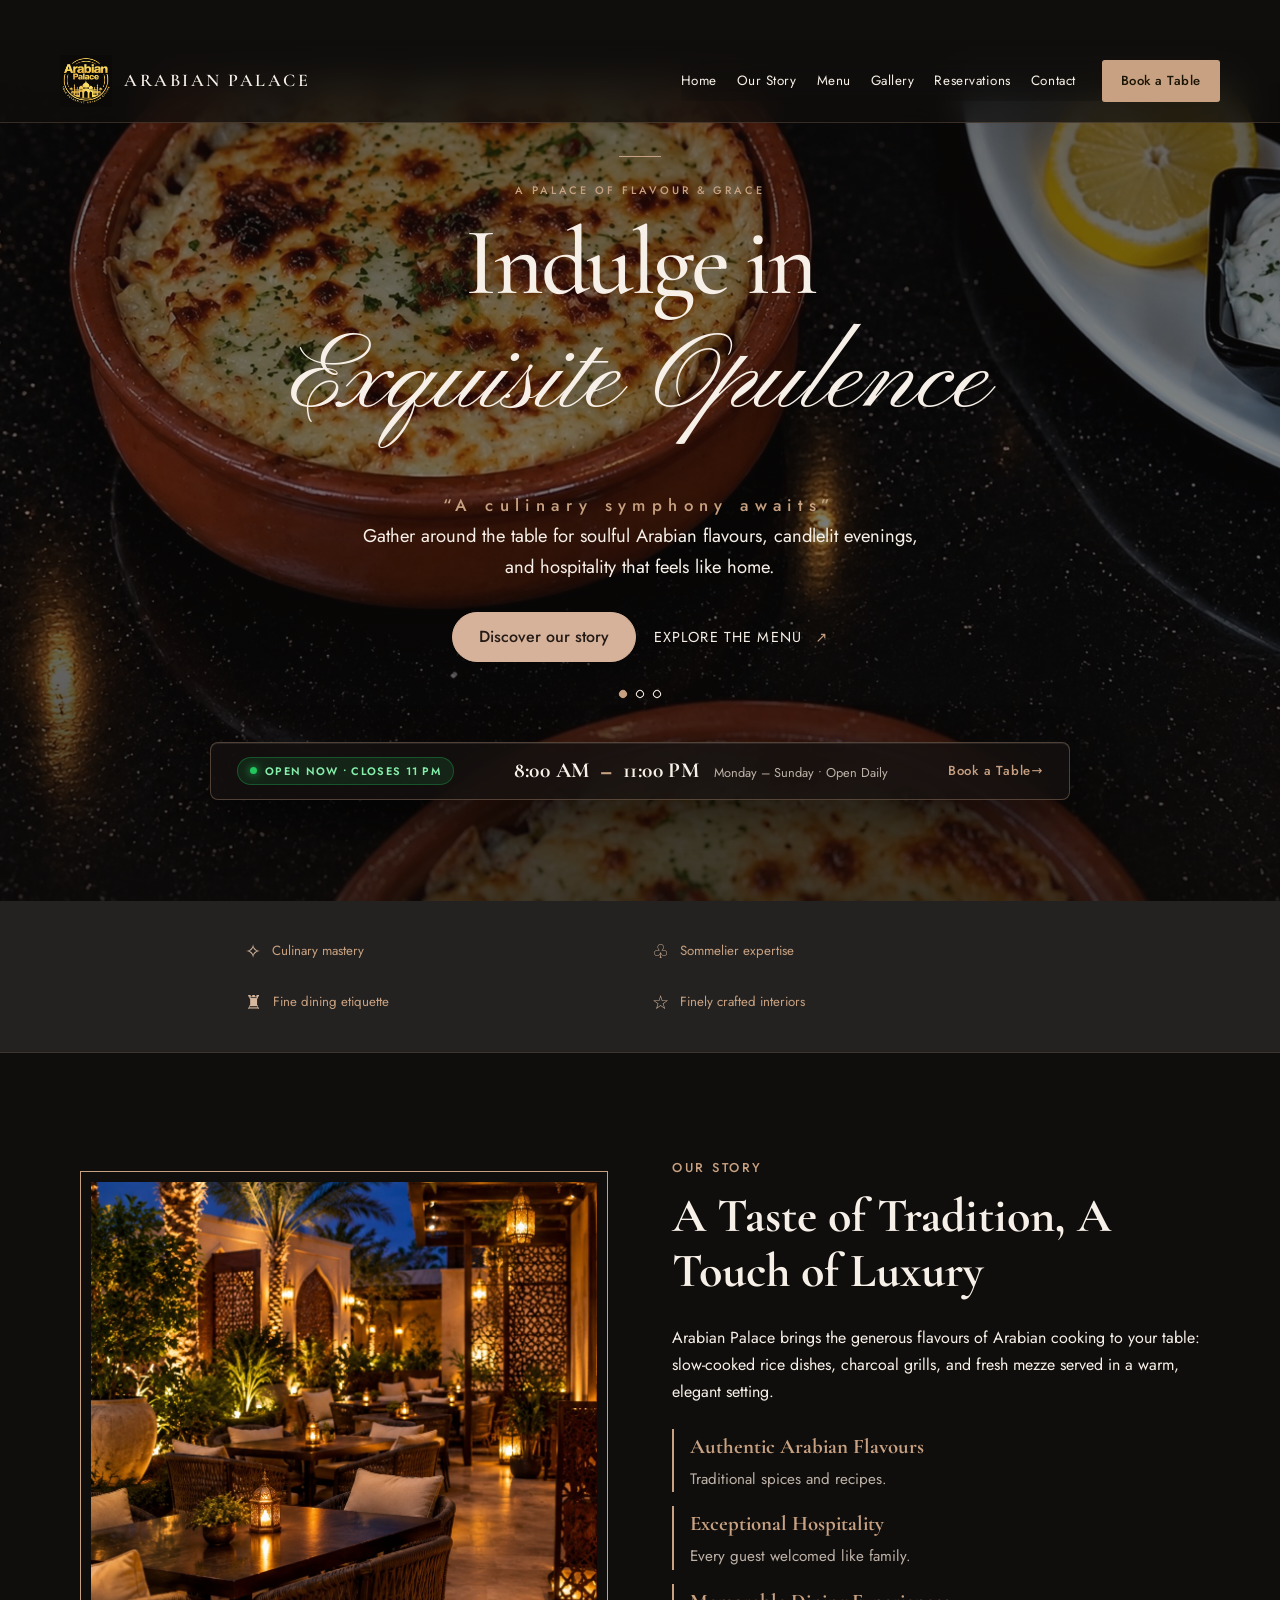
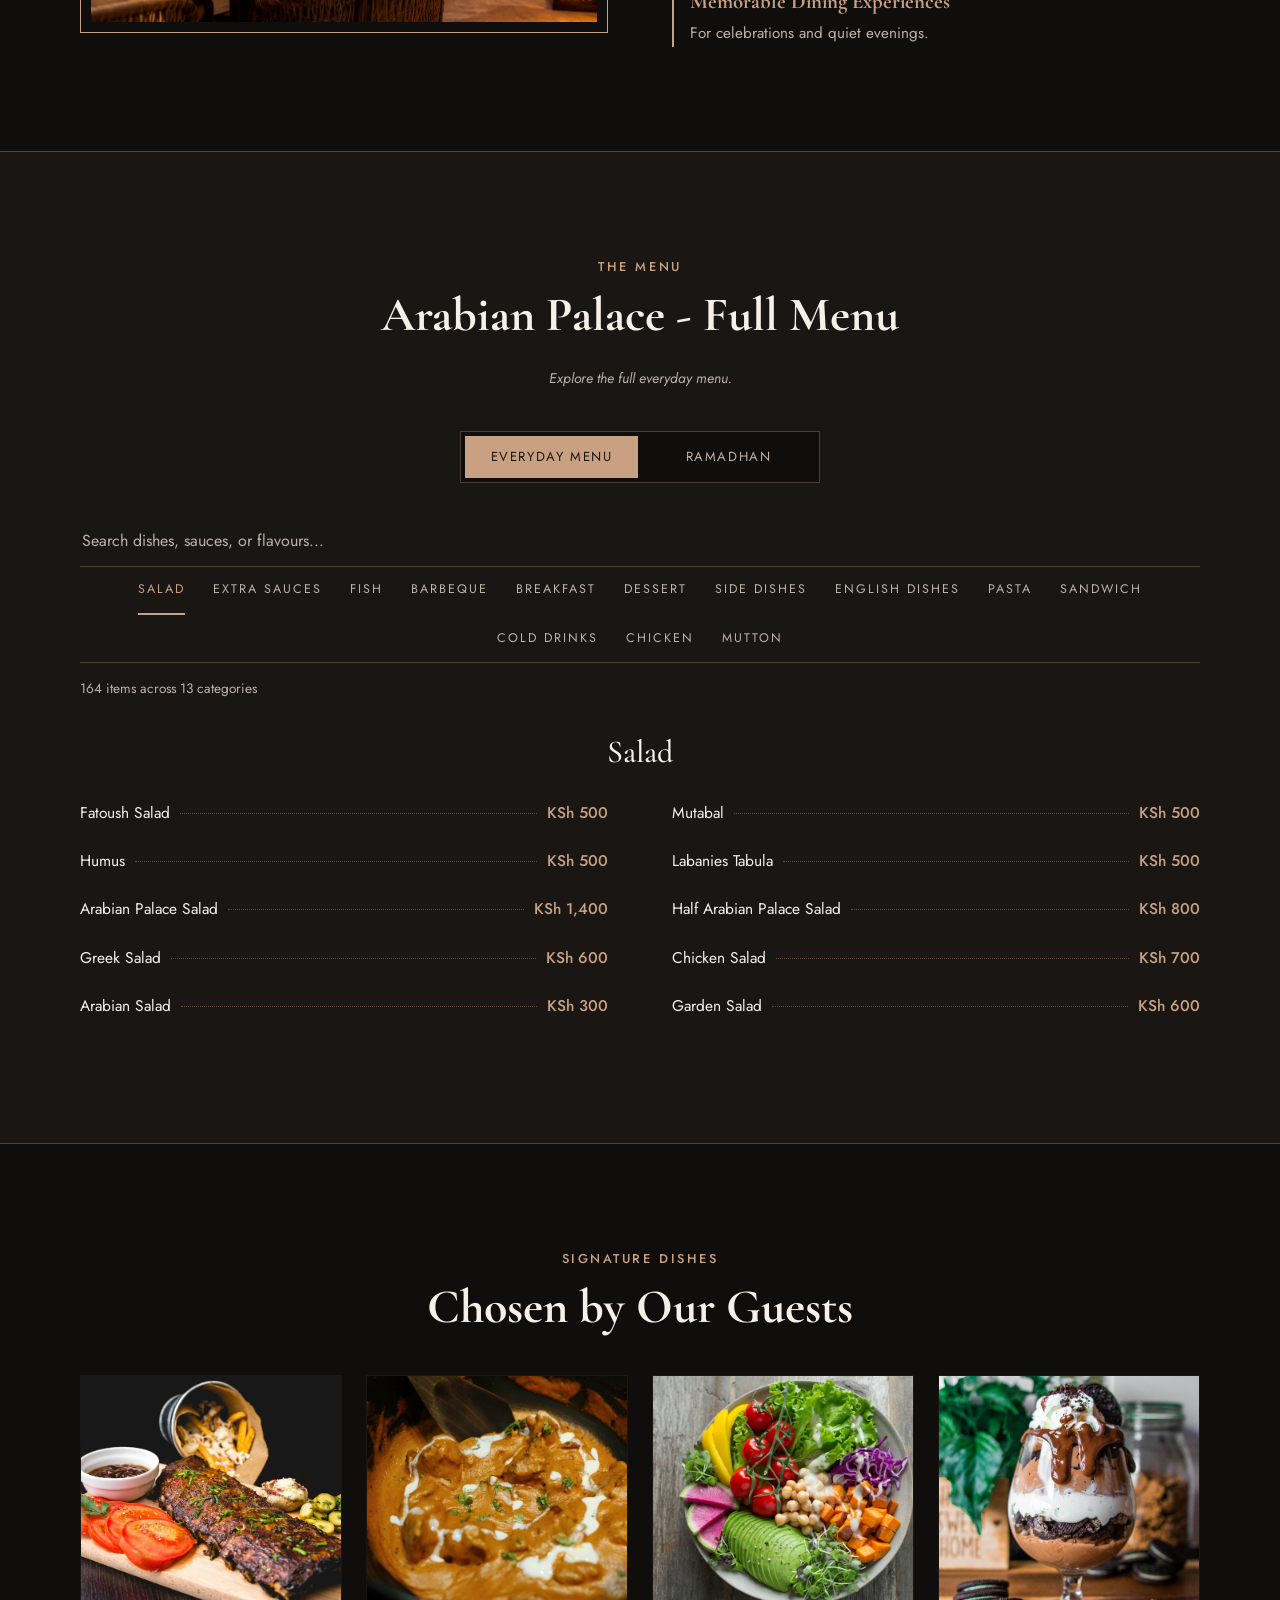
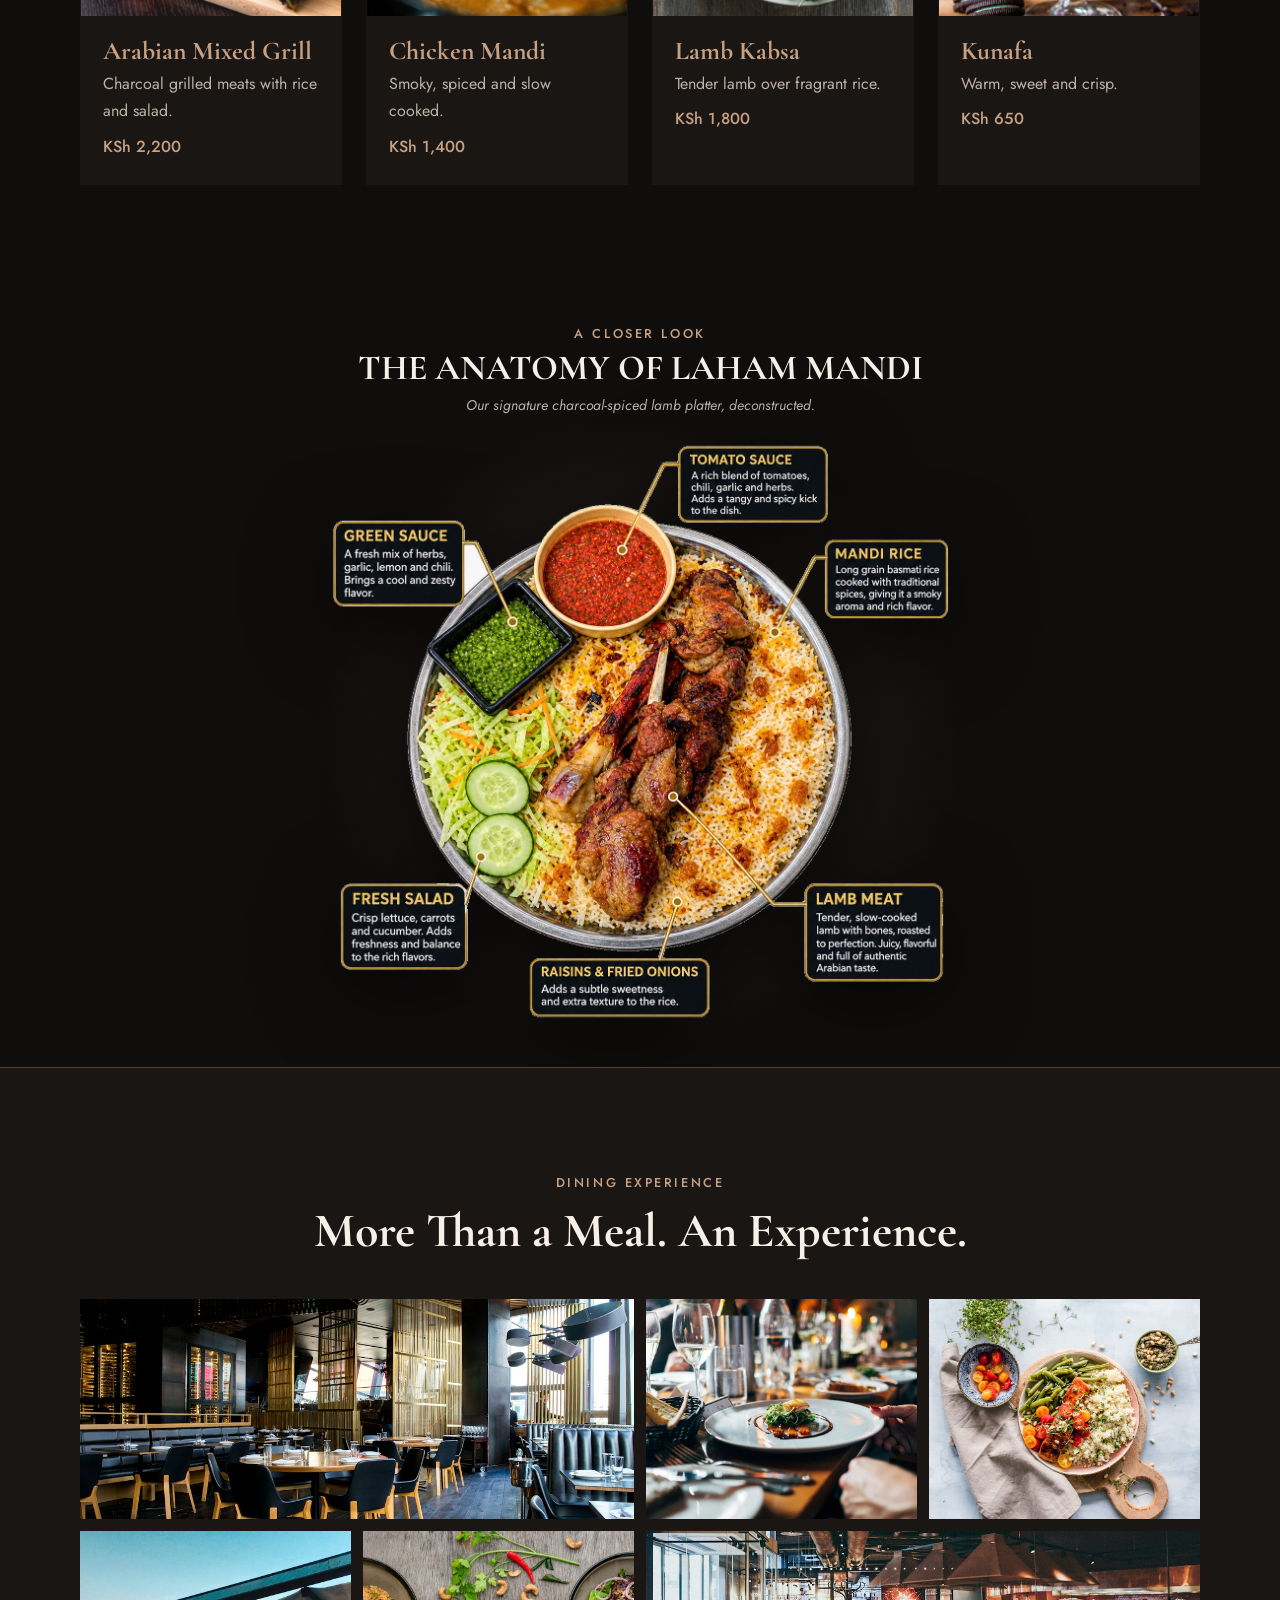
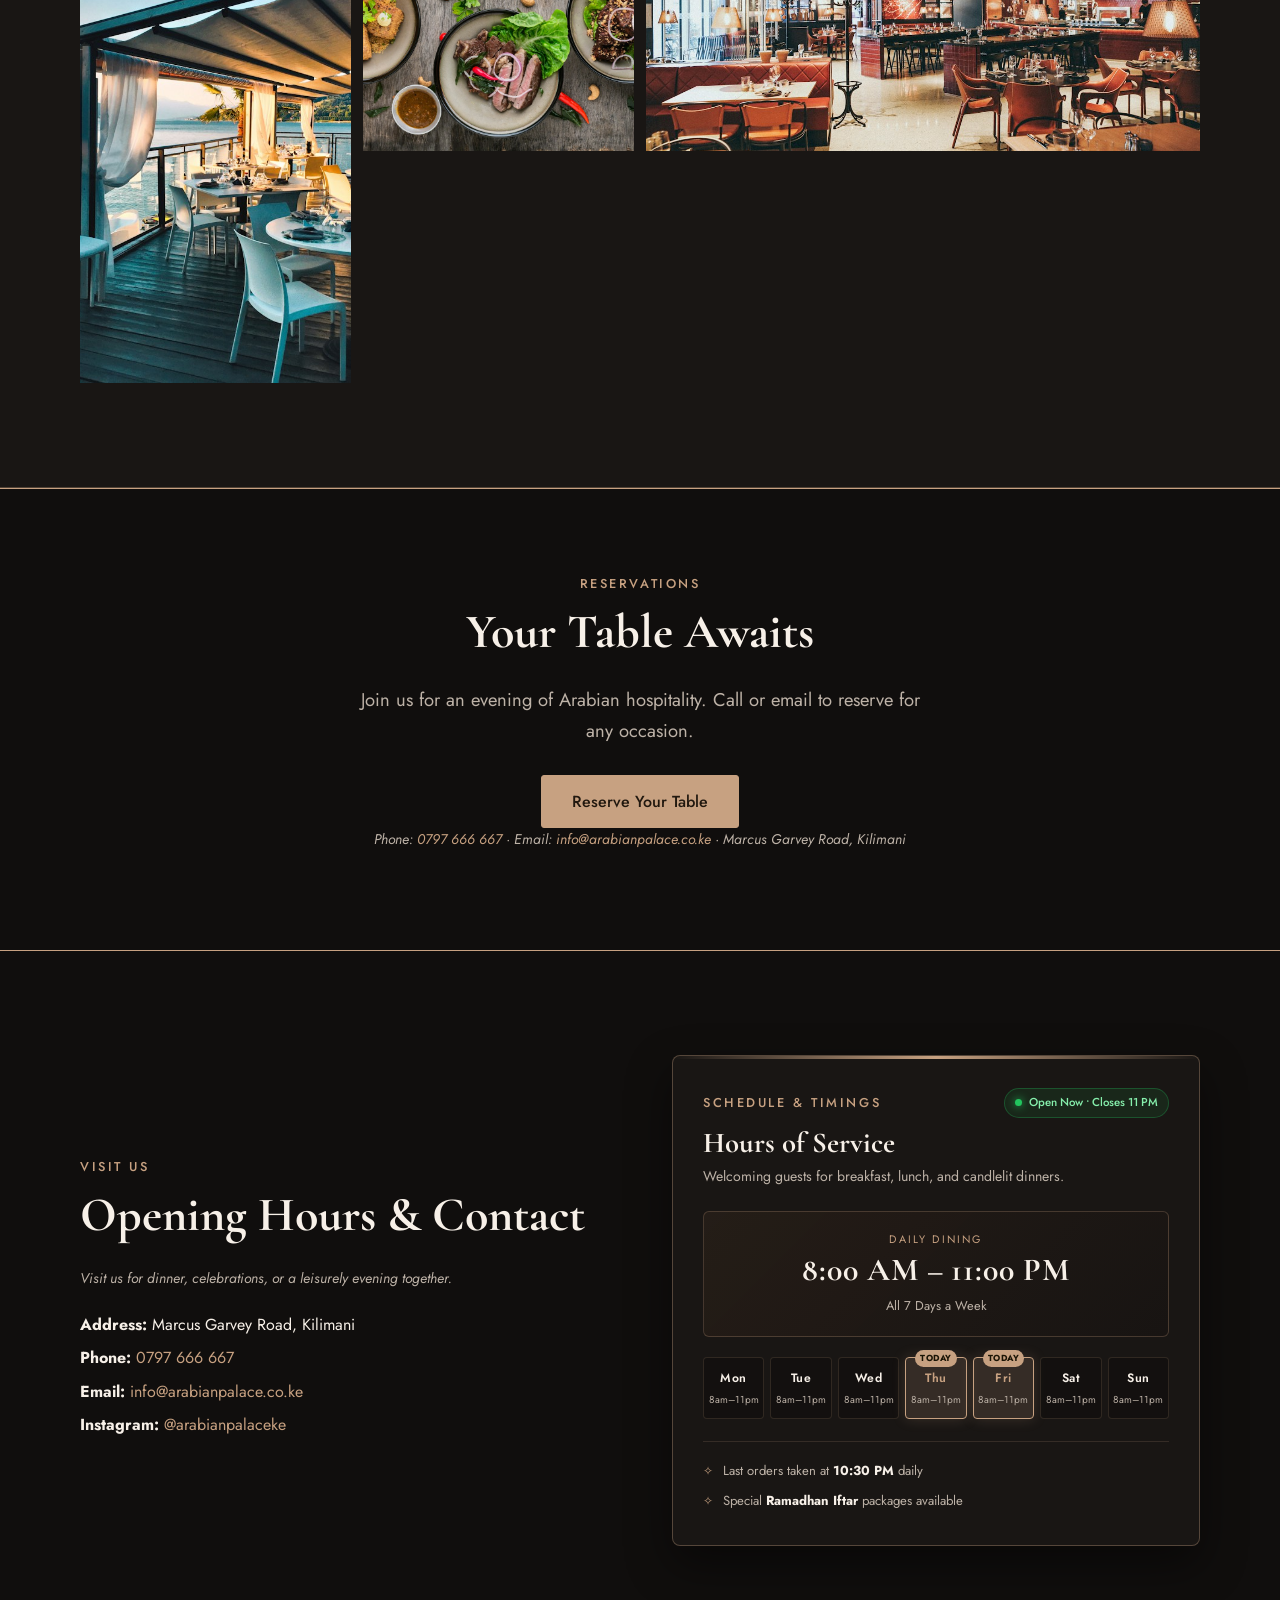
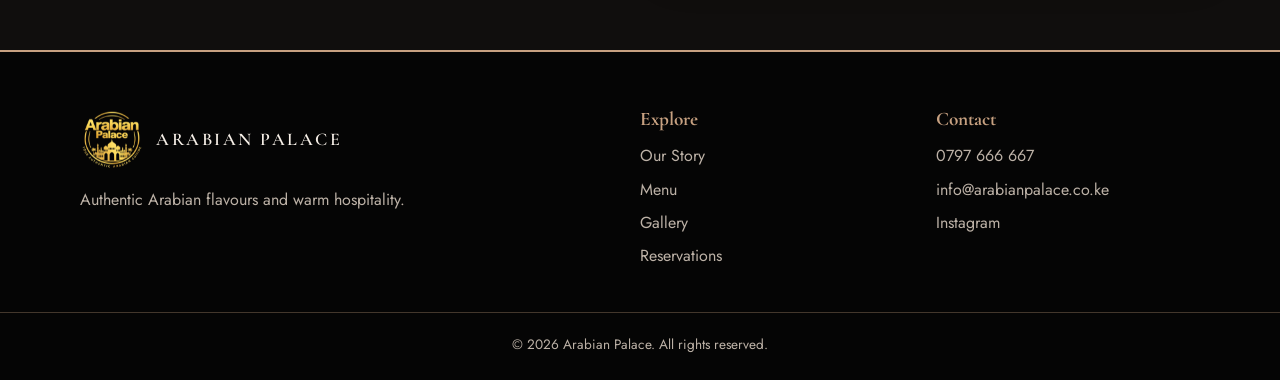
<file: arabian-palace-site/dom_dump.html>
<!DOCTYPE html>
<html lang="en"><head>
<meta charset="utf-8">
<meta name="viewport" content="width=device-width, initial-scale=1">
<title>Arabian Palace | Authentic Arabian Restaurant</title>
<meta name="description" content="Arabian Palace serves authentic Arabian flavours, grills and rice specialties in an elegant setting. View our menu and reserve your table.">
<link rel="preconnect" href="https://fonts.googleapis.com">
<link rel="preconnect" href="https://fonts.gstatic.com" crossorigin="">
<link href="https://fonts.googleapis.com/css2?family=Cormorant+Garamond:ital,wght@0,500;0,700;1,500&amp;family=Jost:wght@400;500&amp;family=Pinyon+Script&amp;display=swap" rel="stylesheet">
<link rel="stylesheet" href="style.css">
</head>
<body>

<!-- NAVIGATION (CSS-only mobile menu: checkbox + label) -->
<header class="site-header">
  <nav class="nav" aria-label="Main navigation">
    <a class="brand" href="#home" aria-label="Arabian Palace home">
      <img class="brand-logo" src="images/arabian-palace-logo.png" alt="Arabian Palace logo">
      <span class="brand-text">ARABIAN PALACE</span>
    </a>
    <input type="checkbox" id="nav-toggle" class="nav-toggle" aria-label="Toggle navigation menu">
    <label for="nav-toggle" class="burger" aria-label="Menu" aria-hidden="true"><span></span></label>
    <ul class="nav-links">
      <li><a href="#home">Home</a></li>
      <li><a href="#story">Our Story</a></li>
      <li><a href="#menu">Menu</a></li>
      <li><a href="#gallery">Gallery</a></li>
      <li><a href="#reservations">Reservations</a></li>
      <li><a href="#contact">Contact</a></li>
      <li class="nav-cta"><a class="btn" href="#reservations">Book a Table</a></li>
    </ul>
  </nav>
</header>

<main>
<!-- HERO -->
<section class="hero" id="home">
  <video class="hero-bg img-hero" autoplay="" muted="" loop="" playsinline="" preload="metadata" poster="images/hero.jpg" aria-hidden="true" tabindex="-1">
    <source src="images/hero-background.mp4" type="video/mp4">
  </video>
  <div class="hero-content">
    <p class="eyebrow">A PALACE OF FLAVOUR &amp; GRACE</p>
    <h1>Indulge in <span>Exquisite Opulence</span></h1>
    <p class="hero-subtitle">“A culinary symphony awaits”</p>
    <p class="lead">Gather around the table for soulful Arabian flavours, candlelit evenings, and hospitality that feels like home.</p>
    <div class="btn-row">
      <a class="btn" href="#story">Discover our story</a>
      <a class="text-link" href="#menu">Explore the menu <span aria-hidden="true">↗</span></a>
    </div>
    <div class="hero-pagination" aria-label="Featured experiences: 1 of 3"><span class="active"></span><span></span><span></span></div>
  </div>
  <aside class="hero-hours modern-hero-hours" aria-label="Restaurant hours and current status">
    <div class="timing-top-pill">
      <span class="live-pulse" aria-hidden="true"></span>
      <span class="timing-badge-text">OPEN NOW • CLOSES 11 PM</span>
    </div>
    <div class="hero-timing-content">
      <span class="eyebrow">HOURS OF HOSPITALITY</span>
      <h2 class="hero-timing-clock">8:00 AM <em>–</em> 11:00 PM</h2>
      <p class="hero-timing-schedule">Monday – Sunday • Open Daily</p>
      <div class="hero-timing-features">
        <span><i aria-hidden="true">✦</i> Dine-in, Takeaway &amp; Iftar</span>
        <span><i aria-hidden="true">✦</i> Kitchen closes at 10:30 PM</span>
      </div>
    </div>
    <a class="hero-timing-link" href="#reservations">Book a Table <span aria-hidden="true">→</span></a>
  </aside>
</section>

<section class="experience-strip" aria-label="The Arabian Palace experience">
  <div class="experience-inner">
    <div><span class="experience-icon" aria-hidden="true">✧</span><span>Culinary mastery</span></div>
    <div><span class="experience-icon" aria-hidden="true">♧</span><span>Sommelier expertise</span></div>
    <div><span class="experience-icon" aria-hidden="true">♜</span><span>Fine dining etiquette</span></div>
    <div><span class="experience-icon" aria-hidden="true">☆</span><span>Finely crafted interiors</span></div>
  </div>
</section>

<!-- ABOUT -->
<section class="section split" id="story">
  <div class="img-frame"><div class="ph img-about" role="img" aria-label="Warmly lit Arabian Palace dining room"></div></div>
  <div>
    <p class="eyebrow">OUR STORY</p>
    <h2>A Taste of Tradition, A Touch of Luxury</h2>
    <p>Arabian Palace brings the generous flavours of Arabian cooking to your table: slow-cooked rice dishes, charcoal grills, and fresh mezze served in a warm, elegant setting.</p>
    <ul class="highlights">
      <li><strong>Authentic Arabian Flavours</strong><span>Traditional spices and recipes.</span></li>
      <li><strong>Exceptional Hospitality</strong><span>Every guest welcomed like family.</span></li>
      <li><strong>Memorable Dining Experiences</strong><span>For celebrations and quiet evenings.</span></li>
    </ul>
  </div>
</section>

<!-- MENU -->
<section class="section alt" id="menu">
  <div class="container">
    <header class="section-head">
      <p class="eyebrow">THE MENU</p>
      <h2 id="menu-title">Arabian Palace - Full Menu</h2>
      <p class="note" id="menu-description">Explore the full everyday menu.</p>
    </header>
    <div class="menu-mode-switch" role="group" aria-label="Choose a menu">
      <button type="button" data-menu-mode="everyday" aria-pressed="true">Everyday Menu</button>
      <button type="button" data-menu-mode="ramadan" aria-pressed="false">RAMADHAN</button>
    </div>
    <label class="menu-search-label" for="menu-search">Search the menu</label>
    <input class="menu-search" id="menu-search" type="search" placeholder="Search dishes, sauces, or flavours..." autocomplete="off">
    <nav class="menu-category-nav" aria-label="Menu categories"><a href="#menu-salad">Salad</a><a href="#menu-sauces">Extra Sauces</a><a href="#menu-fish">Fish</a><a href="#menu-barbecue">Barbeque</a><a href="#menu-breakfast">Breakfast</a><a href="#menu-dessert">Dessert</a><a href="#menu-sides">Side Dishes</a><a href="#menu-english">English Dishes</a><a href="#menu-pasta">Pasta</a><a href="#menu-sandwich">Sandwich</a><a href="#menu-cold-drinks">Cold Drinks</a><a href="#menu-chicken">Chicken</a><a href="#menu-mutton">Mutton</a></nav>
    <p class="menu-status" aria-live="polite">164 items across 13 categories</p>
    <p class="menu-empty" hidden="">No dishes match your search.</p>
    <div class="menu-categories"><details class="menu-category" id="menu-salad" open=""><summary class="menu-category-summary"><span class="menu-category-number">01</span><span class="menu-category-title">Salad</span><span class="menu-category-count">10 items</span></summary><div class="menu-category-content"><ul class="menu-items"><li class="menu-item"><span class="menu-item-name">Fatoush Salad</span><strong class="menu-item-price">KSh 500</strong></li><li class="menu-item"><span class="menu-item-name">Mutabal</span><strong class="menu-item-price">KSh 500</strong></li><li class="menu-item"><span class="menu-item-name">Humus</span><strong class="menu-item-price">KSh 500</strong></li><li class="menu-item"><span class="menu-item-name">Labanies Tabula</span><strong class="menu-item-price">KSh 500</strong></li><li class="menu-item"><span class="menu-item-name">Arabian Palace Salad</span><strong class="menu-item-price">KSh 1,400</strong></li><li class="menu-item"><span class="menu-item-name">Half Arabian Palace Salad</span><strong class="menu-item-price">KSh 800</strong></li><li class="menu-item"><span class="menu-item-name">Greek Salad</span><strong class="menu-item-price">KSh 600</strong></li><li class="menu-item"><span class="menu-item-name">Chicken Salad</span><strong class="menu-item-price">KSh 700</strong></li><li class="menu-item"><span class="menu-item-name">Arabian Salad</span><strong class="menu-item-price">KSh 300</strong></li><li class="menu-item"><span class="menu-item-name">Garden Salad</span><strong class="menu-item-price">KSh 600</strong></li></ul></div></details><details class="menu-category" id="menu-sauces"><summary class="menu-category-summary"><span class="menu-category-number">02</span><span class="menu-category-title">Extra Sauces</span><span class="menu-category-count">10 items</span></summary><div class="menu-category-content"><ul class="menu-items"><li class="menu-item"><span class="menu-item-name">Garlic Sauce</span><strong class="menu-item-price">KSh 250</strong></li><li class="menu-item"><span class="menu-item-name">Tahinia Sauce</span><strong class="menu-item-price">KSh 250</strong></li><li class="menu-item"><span class="menu-item-name">Arabian Palace Sauce Normal</span><strong class="menu-item-price">KSh 150</strong></li><li class="menu-item"><span class="menu-item-name">Sauce</span><strong class="menu-item-price">KSh 250</strong></li><li class="menu-item"><span class="menu-item-name">Poussin Sauce</span><strong class="menu-item-price">KSh 300</strong></li><li class="menu-item"><span class="menu-item-name">Pepper Sauce</span><strong class="menu-item-price">KSh 300</strong></li><li class="menu-item"><span class="menu-item-name">Mushroom Sauce</span><strong class="menu-item-price">KSh 300</strong></li><li class="menu-item"><span class="menu-item-name">Tata Sauce</span><strong class="menu-item-price">KSh 300</strong></li><li class="menu-item"><span class="menu-item-name">Yoghurt</span><strong class="menu-item-price">KSh 250</strong></li><li class="menu-item"><span class="menu-item-name">Banana</span><strong class="menu-item-price">KSh 30</strong></li></ul></div></details><details class="menu-category" id="menu-fish"><summary class="menu-category-summary"><span class="menu-category-number">03</span><span class="menu-category-title">Fish</span><span class="menu-category-count">10 items</span></summary><div class="menu-category-content"><ul class="menu-items"><li class="menu-item"><span class="menu-item-name">Deep Fry Fish</span><strong class="menu-item-price">KSh 1,000</strong></li><li class="menu-item"><span class="menu-item-name">Sayadiya</span><strong class="menu-item-price">KSh 1,300</strong></li><li class="menu-item"><span class="menu-item-name">Fish Grill</span><strong class="menu-item-price">KSh 1,000</strong></li><li class="menu-item"><span class="menu-item-name">Grilled Fish</span><strong class="menu-item-price">KSh 1,300</strong></li><li class="menu-item"><span class="menu-item-name">Agda Samak</span><strong class="menu-item-price">KSh 1,100</strong></li><li class="menu-item"><span class="menu-item-name">Tuna Fry</span><strong class="menu-item-price">KSh 1,000</strong></li><li class="menu-item"><span class="menu-item-name">Fish Fingers</span><strong class="menu-item-price">KSh 1,000</strong></li><li class="menu-item"><span class="menu-item-name">Arabian Palace Fish - Small</span><strong class="menu-item-price">KSh 1,300</strong></li><li class="menu-item"><span class="menu-item-name">Arabian Palace Fish - Medium</span><strong class="menu-item-price">KSh 1,800</strong></li><li class="menu-item"><span class="menu-item-name">Arabian Palace Fish - Large</span><strong class="menu-item-price">KSh 2,500</strong></li></ul></div></details><details class="menu-category" id="menu-barbecue"><summary class="menu-category-summary"><span class="menu-category-number">04</span><span class="menu-category-title">Barbeque</span><span class="menu-category-count">14 items</span></summary><div class="menu-category-content"><ul class="menu-items"><li class="menu-item"><span class="menu-item-name">T-Bone Steak</span><strong class="menu-item-price">KSh 1,200</strong></li><li class="menu-item"><span class="menu-item-name">Shish Toukh</span><strong class="menu-item-price">KSh 1,100</strong></li><li class="menu-item"><span class="menu-item-name">Pepper Steak</span><strong class="menu-item-price">KSh 1,400</strong></li><li class="menu-item"><span class="menu-item-name">Mshikaki</span><strong class="menu-item-price">KSh 1,100</strong></li><li class="menu-item"><span class="menu-item-name">Mombasa Mshikaki</span><strong class="menu-item-price">KSh 800</strong></li><li class="menu-item"><span class="menu-item-name">Grilled Chicken</span><strong class="menu-item-price">KSh 1,100</strong></li><li class="menu-item"><span class="menu-item-name">Beef Kebab</span><strong class="menu-item-price">KSh 1,150</strong></li><li class="menu-item"><span class="menu-item-name">Chicken Kebab</span><strong class="menu-item-price">KSh 1,150</strong></li><li class="menu-item"><span class="menu-item-name">Grilled Wings</span><strong class="menu-item-price">KSh 900</strong></li><li class="menu-item"><span class="menu-item-name">Chicken Wings (Honey Glazed)</span><strong class="menu-item-price">KSh 1,100</strong></li><li class="menu-item"><span class="menu-item-name">Lamb Chops</span><strong class="menu-item-price">KSh 1,400</strong></li><li class="menu-item"><span class="menu-item-name">Mixed Grill Platter (Full)</span><strong class="menu-item-price">KSh 6,000</strong></li><li class="menu-item"><span class="menu-item-name">Mixed Grill Platter (Half)</span><strong class="menu-item-price">KSh 3,200</strong></li><li class="menu-item"><span class="menu-item-name">Liver Grilled</span><strong class="menu-item-price">KSh 800</strong></li></ul></div></details><details class="menu-category" id="menu-breakfast"><summary class="menu-category-summary"><span class="menu-category-number">05</span><span class="menu-category-title">Breakfast</span><span class="menu-category-count">18 items</span></summary><div class="menu-category-content"><ul class="menu-items"><li class="menu-item"><span class="menu-item-name">Saltah</span><strong class="menu-item-price">KSh 800</strong></li><li class="menu-item"><span class="menu-item-name">Fahsa</span><strong class="menu-item-price">KSh 1,200</strong></li><li class="menu-item"><span class="menu-item-name">Kebda Lever</span><strong class="menu-item-price">KSh 1,000</strong></li><li class="menu-item"><span class="menu-item-name">Kebda with Sauce</span><strong class="menu-item-price">KSh 1,000</strong></li><li class="menu-item"><span class="menu-item-name">Shakshuka White (Egg)</span><strong class="menu-item-price">KSh 500</strong></li><li class="menu-item"><span class="menu-item-name">Shakshuka Red</span><strong class="menu-item-price">KSh 500</strong></li><li class="menu-item"><span class="menu-item-name">Foul</span><strong class="menu-item-price">KSh 600</strong></li><li class="menu-item"><span class="menu-item-name">Minced Meat Red Sauce</span><strong class="menu-item-price">KSh 800</strong></li><li class="menu-item"><span class="menu-item-name">Minced Meat</span><strong class="menu-item-price">KSh 600</strong></li><li class="menu-item"><span class="menu-item-name">Kidney Beans Dry</span><strong class="menu-item-price">KSh 600</strong></li><li class="menu-item"><span class="menu-item-name">Kidney Beans with Sauce</span><strong class="menu-item-price">KSh 600</strong></li><li class="menu-item"><span class="menu-item-name">Rashush Small</span><strong class="menu-item-price">KSh 350</strong></li><li class="menu-item"><span class="menu-item-name">Rashush Double</span><strong class="menu-item-price">KSh 600</strong></li><li class="menu-item"><span class="menu-item-name">Mlawah Small</span><strong class="menu-item-price">KSh 350</strong></li><li class="menu-item"><span class="menu-item-name">Mlawah Double</span><strong class="menu-item-price">KSh 700</strong></li><li class="menu-item"><span class="menu-item-name">Rateb Small</span><strong class="menu-item-price">KSh 400</strong></li><li class="menu-item"><span class="menu-item-name">Rateb Double</span><strong class="menu-item-price">KSh 700</strong></li><li class="menu-item"><span class="menu-item-name">Naan</span><strong class="menu-item-price">KSh 80/100</strong></li></ul></div></details><details class="menu-category" id="menu-dessert"><summary class="menu-category-summary"><span class="menu-category-number">06</span><span class="menu-category-title">Dessert</span><span class="menu-category-count">13 items</span></summary><div class="menu-category-content"><ul class="menu-items"><li class="menu-item"><span class="menu-item-name">Maasoub</span><strong class="menu-item-price">KSh 900</strong></li><li class="menu-item"><span class="menu-item-name">Basbousa (Pre Order)</span><strong class="menu-item-price">KSh 500</strong></li><li class="menu-item"><span class="menu-item-name">Arika</span><strong class="menu-item-price">KSh 700</strong></li><li class="menu-item"><span class="menu-item-name">Kunafa</span><strong class="menu-item-price">KSh 700</strong></li><li class="menu-item"><span class="menu-item-name">Kunafa Chocolate</span><strong class="menu-item-price">KSh 800</strong></li><li class="menu-item"><span class="menu-item-name">Kunafa Ice Cream</span><strong class="menu-item-price">KSh 900</strong></li><li class="menu-item"><span class="menu-item-name">Cheese Cream Cake</span><strong class="menu-item-price">KSh 600</strong></li><li class="menu-item"><span class="menu-item-name">Baked Cheese Cake</span><strong class="menu-item-price">KSh 600</strong></li><li class="menu-item"><span class="menu-item-name">Black Forest Cake</span><strong class="menu-item-price">KSh 600</strong></li><li class="menu-item"><span class="menu-item-name">Chocolate Ganash Cake</span><strong class="menu-item-price">KSh 600</strong></li><li class="menu-item"><span class="menu-item-name">Chocolate Mousse Cake</span><strong class="menu-item-price">KSh 600</strong></li><li class="menu-item"><span class="menu-item-name">Zafrone Cake</span><strong class="menu-item-price">KSh 600</strong></li><li class="menu-item"><span class="menu-item-name">Taramiso Cake</span><strong class="menu-item-price">KSh 600</strong></li></ul></div></details><details class="menu-category" id="menu-sides"><summary class="menu-category-summary"><span class="menu-category-number">07</span><span class="menu-category-title">Side Dishes</span><span class="menu-category-count">10 items</span></summary><div class="menu-category-content"><ul class="menu-items"><li class="menu-item"><span class="menu-item-name">Mashed Potatoes</span><strong class="menu-item-price">KSh 500</strong></li><li class="menu-item"><span class="menu-item-name">Plain Chips</span><strong class="menu-item-price">KSh 350</strong></li><li class="menu-item"><span class="menu-item-name">Masala Chips</span><strong class="menu-item-price">KSh 550</strong></li><li class="menu-item"><span class="menu-item-name">Arabian Palace Chips</span><strong class="menu-item-price">KSh 1,000</strong></li><li class="menu-item"><span class="menu-item-name">Nachos Chips</span><strong class="menu-item-price">KSh 800</strong></li><li class="menu-item"><span class="menu-item-name">Extra Rice</span><strong class="menu-item-price">KSh 400</strong></li><li class="menu-item"><span class="menu-item-name">Grilled Vegetables</span><strong class="menu-item-price">KSh 500</strong></li><li class="menu-item"><span class="menu-item-name">Potato Wedges</span><strong class="menu-item-price">KSh 500</strong></li><li class="menu-item"><span class="menu-item-name">Sauteed Potatoes</span><strong class="menu-item-price">KSh 500</strong></li><li class="menu-item"><span class="menu-item-name">Roasted Potatoes</span><strong class="menu-item-price">KSh 500</strong></li></ul></div></details><details class="menu-category" id="menu-english"><summary class="menu-category-summary"><span class="menu-category-number">08</span><span class="menu-category-title">English Dishes</span><span class="menu-category-count">21 items</span></summary><div class="menu-category-content"><ul class="menu-items"><li class="menu-item"><span class="menu-item-name">Chicken 65</span><strong class="menu-item-price">KSh 900</strong></li><li class="menu-item"><span class="menu-item-name">Oyster Beef &amp; Chicken</span><strong class="menu-item-price">KSh 1,200</strong></li><li class="menu-item"><span class="menu-item-name">Chicken Paneer</span><strong class="menu-item-price">KSh 1,100</strong></li><li class="menu-item"><span class="menu-item-name">Mixed Vegetable Makhani</span><strong class="menu-item-price">KSh 800</strong></li><li class="menu-item"><span class="menu-item-name">Chicken Cheese Burger</span><strong class="menu-item-price">KSh 1,150</strong></li><li class="menu-item"><span class="menu-item-name">Classic Beef Burger (Double)</span><strong class="menu-item-price">KSh 1,500</strong></li><li class="menu-item"><span class="menu-item-name">Classic Beef Burger (Triple)</span><strong class="menu-item-price">KSh 2,200</strong></li><li class="menu-item"><span class="menu-item-name">Classic Beef Burger (Single)</span><strong class="menu-item-price">KSh 950</strong></li><li class="menu-item"><span class="menu-item-name">Classic Beef Burger (Heart Attack)</span><strong class="menu-item-price">KSh 4,200</strong></li><li class="menu-item"><span class="menu-item-name">Vegetarian Cheese Burger</span><strong class="menu-item-price">KSh 950</strong></li><li class="menu-item"><span class="menu-item-name">ER Chicken Butt</span><strong class="menu-item-price">KSh 1,100</strong></li><li class="menu-item"><span class="menu-item-name">Chicken Korma</span><strong class="menu-item-price">KSh 1,200</strong></li><li class="menu-item"><span class="menu-item-name">Chicken Crunch Burger</span><strong class="menu-item-price">KSh 950</strong></li><li class="menu-item"><span class="menu-item-name">Chicken Crunch Burger (Double)</span><strong class="menu-item-price">KSh 1,450</strong></li><li class="menu-item"><span class="menu-item-name">Chicken Crunch Burger (Triple)</span><strong class="menu-item-price">KSh 2,900</strong></li><li class="menu-item"><span class="menu-item-name">Chicken Crunch Burger (Heart Attack)</span><strong class="menu-item-price">KSh 4,000</strong></li><li class="menu-item"><span class="menu-item-name">Beef Sizzler</span><strong class="menu-item-price">KSh 1,250</strong></li><li class="menu-item"><span class="menu-item-name">Poussin Chicken</span><strong class="menu-item-price">KSh 2,500</strong></li><li class="menu-item"><span class="menu-item-name">Chicken Strips</span><strong class="menu-item-price">KSh 1,150</strong></li><li class="menu-item"><span class="menu-item-name">Shanghai Chicken</span><strong class="menu-item-price">KSh 1,200</strong></li><li class="menu-item"><span class="menu-item-name">Chicken Stroganoff</span><strong class="menu-item-price">KSh 1,300</strong></li></ul></div></details><details class="menu-category" id="menu-pasta"><summary class="menu-category-summary"><span class="menu-category-number">09</span><span class="menu-category-title">Pasta</span><span class="menu-category-count">4 items</span></summary><div class="menu-category-content"><ul class="menu-items"><li class="menu-item"><span class="menu-item-name">Chicken Alfredo</span><strong class="menu-item-price">KSh 1,000</strong></li><li class="menu-item"><span class="menu-item-name">Spaghetti Bolognese</span><strong class="menu-item-price">KSh 1,000</strong></li><li class="menu-item"><span class="menu-item-name">Penne Arrabiata</span><strong class="menu-item-price">KSh 1,000</strong></li><li class="menu-item"><span class="menu-item-name">Penne Carbonara (With White/Red Sauce)</span><strong class="menu-item-price">KSh 1,000</strong></li></ul></div></details><details class="menu-category" id="menu-sandwich"><summary class="menu-category-summary"><span class="menu-category-number">10</span><span class="menu-category-title">Sandwich</span><span class="menu-category-count">11 items</span></summary><div class="menu-category-content"><ul class="menu-items"><li class="menu-item"><span class="menu-item-name">Zinger Sandwich</span><strong class="menu-item-price">KSh 900</strong></li><li class="menu-item"><span class="menu-item-name">Cordon Blue Sandwich</span><strong class="menu-item-price">KSh 1,000</strong></li><li class="menu-item"><span class="menu-item-name">Fajita Sandwich (Beef/Chicken)</span><strong class="menu-item-price">KSh 700</strong></li><li class="menu-item"><span class="menu-item-name">Shish Tauk Sandwich</span><strong class="menu-item-price">KSh 700</strong></li><li class="menu-item"><span class="menu-item-name">Pizza Sandwich</span><strong class="menu-item-price">KSh 1,000</strong></li><li class="menu-item"><span class="menu-item-name">Kebab Sandwich</span><strong class="menu-item-price">KSh 700</strong></li><li class="menu-item"><span class="menu-item-name">Shawarma Sandwich (Beef)</span><strong class="menu-item-price">KSh 550</strong></li><li class="menu-item"><span class="menu-item-name">Arabian Palace Shawarma (Beef)</span><strong class="menu-item-price">KSh 650</strong></li><li class="menu-item"><span class="menu-item-name">Arabian Palace Shawarma (Chicken)</span><strong class="menu-item-price">KSh 650</strong></li><li class="menu-item"><span class="menu-item-name">Shawarma Pleat (Beef)</span><strong class="menu-item-price">KSh 1,000</strong></li><li class="menu-item"><span class="menu-item-name">Shawarma Pleat (Chicken)</span><strong class="menu-item-price">KSh 1,000</strong></li></ul></div></details><details class="menu-category" id="menu-cold-drinks"><summary class="menu-category-summary"><span class="menu-category-number">11</span><span class="menu-category-title">Cold Drinks</span><span class="menu-category-count">27 items</span></summary><div class="menu-category-content"><h4 class="menu-subheading">Iced Coffee &amp; Coffee-Based Drinks</h4><ul class="menu-items"><li class="menu-item"><span class="menu-item-name">Ice Americano</span><strong class="menu-item-price">KSh 450</strong></li><li class="menu-item"><span class="menu-item-name">Ice Latte</span><strong class="menu-item-price">KSh 450</strong></li><li class="menu-item"><span class="menu-item-name">Ice Vanilla Latte</span><strong class="menu-item-price">KSh 450</strong></li><li class="menu-item"><span class="menu-item-name">Ice Caramel Latte</span><strong class="menu-item-price">KSh 450</strong></li><li class="menu-item"><span class="menu-item-name">Ice Caramel Macchiato</span><strong class="menu-item-price">KSh 450</strong></li><li class="menu-item"><span class="menu-item-name">Ice Mocha</span><strong class="menu-item-price">KSh 450</strong></li><li class="menu-item"><span class="menu-item-name">Ice Cappuccino</span><strong class="menu-item-price">KSh 400</strong></li><li class="menu-item"><span class="menu-item-name">Frappuccino</span><strong class="menu-item-price">KSh 500</strong></li></ul><h4 class="menu-subheading">Milk Shake</h4><p class="menu-flavours">Flavours: Vanilla, Caramel, Hazelnut, Chocolate, Strawberry, Raspberry, Blue Berry, Black Berry, Kiwi, Avocado, Mango, Pineapple, Caramel Coffee.</p><ul class="menu-items"><li class="menu-item"><span class="menu-item-name">Milk Shake</span><strong class="menu-item-price">KSh 450</strong></li></ul><h4 class="menu-subheading">Smoothie</h4><p class="menu-flavours">Flavours: Strawberry, Raspberry, Blackberry, Blueberry, Kiwi, Avocado, Mango, Passion.</p><ul class="menu-items"><li class="menu-item"><span class="menu-item-name">Smoothie</span><strong class="menu-item-price">KSh 500</strong></li></ul><h4 class="menu-subheading">Other Cold Drinks</h4><p class="menu-flavours">Mojito flavours and ingredients: Sunshine, Strawberry, Raspberry, Blackberry, Blueberry, Kiwi, Mango, Pineapple, Red Grape, Black Grape, Orange, Mint, Passion, Watermelon.</p><ul class="menu-items"><li class="menu-item"><span class="menu-item-name">Ice Chocolate</span><strong class="menu-item-price">KSh 450</strong></li><li class="menu-item"><span class="menu-item-name">Banana Split</span><strong class="menu-item-price">KSh 450</strong></li><li class="menu-item"><span class="menu-item-name">Mojito</span><strong class="menu-item-price">KSh 450</strong></li></ul><h4 class="menu-subheading">Cold Drinks - Continued</h4><ul class="menu-items"><li class="menu-item"><span class="menu-item-name">Green Mountain</span><strong class="menu-item-price">KSh 450</strong></li><li class="menu-item"><span class="menu-item-name">Slushes</span><strong class="menu-item-price">KSh 450</strong></li><li class="menu-item"><span class="menu-item-name">Lemon Mint</span><strong class="menu-item-price">KSh 450</strong></li><li class="menu-item"><span class="menu-item-name">Fakhfakhina Fruit Ice Cream</span><strong class="menu-item-price">KSh 600</strong></li><li class="menu-item"><span class="menu-item-name">Ice Tea with Flavor</span><strong class="menu-item-price">KSh 450</strong></li><li class="menu-item"><span class="menu-item-name">Fruit Ice Cream Plate</span><strong class="menu-item-price">KSh 600</strong></li><li class="menu-item"><span class="menu-item-name">Araisi</span><strong class="menu-item-price">KSh 600</strong></li><li class="menu-item"><span class="menu-item-name">Fresh Juice</span><strong class="menu-item-price">KSh 450</strong></li><li class="menu-item"><span class="menu-item-name">Mocktail</span><strong class="menu-item-price">KSh 550</strong></li><li class="menu-item"><span class="menu-item-name">Lian</span><strong class="menu-item-price">KSh 550</strong></li><li class="menu-item"><span class="menu-item-name">Elaine</span><strong class="menu-item-price">KSh 550</strong></li><li class="menu-item"><span class="menu-item-name">Water</span><strong class="menu-item-price">KSh 100/150</strong></li><li class="menu-item"><span class="menu-item-name">Soda</span><strong class="menu-item-price">KSh 250</strong></li><li class="menu-item"><span class="menu-item-name">Sparkling Water</span><strong class="menu-item-price">KSh 250</strong></li></ul></div></details><details class="menu-category" id="menu-chicken"><summary class="menu-category-summary"><span class="menu-category-number">12</span><span class="menu-category-title">Chicken</span><span class="menu-category-count">7 items</span></summary><div class="menu-category-content"><ul class="menu-items"><li class="menu-item"><span class="menu-item-name">Chicken Mandi</span><strong class="menu-item-price">KSh 1,150</strong></li><li class="menu-item"><span class="menu-item-name">Chicken Handi</span><strong class="menu-item-price">KSh 1,150</strong></li><li class="menu-item"><span class="menu-item-name">Chicken Galab</span><strong class="menu-item-price">KSh 800</strong></li><li class="menu-item"><span class="menu-item-name">Chicken Madhbi</span><strong class="menu-item-price">KSh 1,150</strong></li><li class="menu-item"><span class="menu-item-name">Crunchy Chicken Wings</span><strong class="menu-item-price">KSh 1,000</strong></li><li class="menu-item"><span class="menu-item-name">Chicken Finger</span><strong class="menu-item-price">KSh 1,000</strong></li><li class="menu-item"><span class="menu-item-name">Chicken Nugget</span><strong class="menu-item-price">KSh 900</strong></li></ul></div></details><details class="menu-category" id="menu-mutton"><summary class="menu-category-summary"><span class="menu-category-number">13</span><span class="menu-category-title">Mutton</span><span class="menu-category-count">9 items</span></summary><div class="menu-category-content"><ul class="menu-items"><li class="menu-item"><span class="menu-item-name">Laham Madhbi</span><strong class="menu-item-price">KSh 1,300</strong></li><li class="menu-item"><span class="menu-item-name">Laham Burma</span><strong class="menu-item-price">KSh 1,300</strong></li><li class="menu-item"><span class="menu-item-name">Laham Hanidh</span><strong class="menu-item-price">KSh 1,200</strong></li><li class="menu-item"><span class="menu-item-name">Laham Mandi</span><strong class="menu-item-price">KSh 1,300</strong></li><li class="menu-item"><span class="menu-item-name">Laham Zurbian</span><strong class="menu-item-price">KSh 1,200</strong></li><li class="menu-item"><span class="menu-item-name">Extra Meat</span><strong class="menu-item-price">KSh 900</strong></li><li class="menu-item"><span class="menu-item-name">Madhghout</span><strong class="menu-item-price">KSh 1,200</strong></li><li class="menu-item"><span class="menu-item-name">Agda Laham</span><strong class="menu-item-price">KSh 1,200</strong></li><li class="menu-item"><span class="menu-item-name">Agda Laham Red</span><strong class="menu-item-price">KSh 1,200</strong></li></ul></div></details></div>
  </div>
</section>

<!-- SIGNATURE DISHES -->
<section class="section" id="signature">
  <div class="container">
    <header class="section-head">
      <p class="eyebrow">SIGNATURE DISHES</p>
      <h2>Chosen by Our Guests</h2>
    </header>
    <div class="cards">
      <article class="card" data-tilt="" tabindex="0" role="button" aria-haspopup="dialog" aria-label="View Arabian Mixed Grill details"><div class="ph img-d1" role="img" aria-label="Arabian mixed grill platter"></div><div class="card-body"><h3>Arabian Mixed Grill</h3><p>Charcoal grilled meats with rice and salad.</p><span class="price">KSh 2,200</span></div></article>
      <article class="card" data-tilt="" tabindex="0" role="button" aria-haspopup="dialog" aria-label="View Chicken Mandi details"><div class="ph img-d2" role="img" aria-label="Chicken mandi on spiced rice"></div><div class="card-body"><h3>Chicken Mandi</h3><p>Smoky, spiced and slow cooked.</p><span class="price">KSh 1,400</span></div></article>
      <article class="card" data-tilt="" tabindex="0" role="button" aria-haspopup="dialog" aria-label="View Lamb Kabsa details"><div class="ph img-d3" role="img" aria-label="Lamb kabsa with nuts"></div><div class="card-body"><h3>Lamb Kabsa</h3><p>Tender lamb over fragrant rice.</p><span class="price">KSh 1,800</span></div></article>
      <article class="card" data-tilt="" tabindex="0" role="button" aria-haspopup="dialog" aria-label="View Kunafa details"><div class="ph img-d4" role="img" aria-label="Kunafa dessert with pistachio"></div><div class="card-body"><h3>Kunafa</h3><p>Warm, sweet and crisp.</p><span class="price">KSh 650</span></div></article>
    </div>
  </div>
</section>

<!-- LAHAM MANDI ANATOMY -->
<section class="section anatomy-section" id="anatomy">
  <div class="container center">
    <header class="section-head">
      <p class="eyebrow">A CLOSER LOOK</p>
      <h2>THE ANATOMY OF LAHAM MANDI</h2>
      <p class="note">Our signature charcoal-spiced lamb platter, deconstructed.</p>
    </header>
    <div class="anatomy-showcase">
      <figure class="anatomy-art">
        <img src="images/laham-mandi-anatomy.png" alt="Anatomy of a laham mandi platter, highlighting its lamb, rice, sauces, salad, raisins and fried onions" loading="lazy">
      </figure>
    </div>
  </div>
</section>

<dialog class="dish-dialog" aria-labelledby="dish-dialog-title">
  <button class="dish-dialog-close" type="button" aria-label="Close dish details">×</button>
  <div class="ph dish-dialog-image" role="img"></div>
  <h2 id="dish-dialog-title"></h2>
  <p class="dish-dialog-description"></p>
  <p class="price dish-dialog-price"></p>
</dialog>

<!-- GALLERY -->
<section class="section alt" id="gallery">
  <div class="container">
    <header class="section-head">
      <p class="eyebrow">DINING EXPERIENCE</p>
      <h2>More Than a Meal. An Experience.</h2>
    </header>
    <div class="gallery">
      <div class="ph g-wide img-g1" role="img" aria-label="Restaurant interior"></div>
      <div class="ph img-g2" role="img" aria-label="Table setting"></div>
      <div class="ph img-g3" role="img" aria-label="Signature food presentation"></div>
      <div class="ph g-tall img-g4" role="img" aria-label="Group dining"></div>
      <div class="ph img-g5" role="img" aria-label="Arabic coffee and dates"></div>
      <div class="ph g-wide img-g6" role="img" aria-label="Decorative hospitality details"></div>
    </div>
  </div>
</section>

<!-- RESERVATIONS -->
<section class="reserve" id="reservations">
  <div class="container center">
    <p class="eyebrow">RESERVATIONS</p>
    <h2>Your Table Awaits</h2>
    <p class="lead">Join us for an evening of Arabian hospitality. Call or email to reserve for any occasion.</p>
    <!-- EDIT: replace the phone number below (keep the tel: prefix) -->
    <a class="btn" href="tel:+254797666667">Reserve Your Table</a>
    <p class="note">Phone: <a href="tel:+254797666667">0797 666 667</a> · Email: <a href="mailto:info@arabianpalace.co.ke">info@arabianpalace.co.ke</a> · Marcus Garvey Road, Kilimani</p>
  </div>
</section>

<!-- HOURS & CONTACT -->
<section class="section" id="contact">
  <div class="container split">
    <div>
      <p class="eyebrow">VISIT US</p>
      <h2>Opening Hours &amp; Contact</h2>
      <p class="note">Visit us for dinner, celebrations, or a leisurely evening together.</p>
      <address>
        <p><strong>Address:</strong> Marcus Garvey Road, Kilimani</p>
        <p><strong>Phone:</strong> <a href="tel:+254797666667">0797 666 667</a></p>
        <p><strong>Email:</strong> <a href="mailto:info@arabianpalace.co.ke">info@arabianpalace.co.ke</a></p>
        <p><strong>Instagram:</strong> <a href="https://www.instagram.com/arabianpalaceke/" rel="noopener">@arabianpalaceke</a></p>
      </address>
      <!-- OPTIONAL MAP: paste your Google Maps "Embed a map" iframe here -->
    </div>
    <div class="modern-timing-card" aria-label="Opening hours schedule">
      <div class="timing-card-header">
        <div class="timing-header-status">
          <span class="eyebrow">SCHEDULE &amp; TIMINGS</span>
          <div class="live-status-badge">
            <span class="live-pulse" aria-hidden="true"></span>
            <span id="timing-status-label">Open Now • Closes 11 PM</span>
          </div>
        </div>
        <h3>Hours of Service</h3>
        <p class="timing-card-subtitle">Welcoming guests for breakfast, lunch, and candlelit dinners.</p>
      </div>

      <div class="timing-main-banner">
        <div class="timing-banner-inner">
          <span class="timing-banner-eyebrow">DAILY DINING</span>
          <div class="timing-banner-time">8:00 AM – 11:00 PM</div>
          <span class="timing-banner-days">All 7 Days a Week</span>
        </div>
      </div>

      <div class="timing-days-grid" id="timingDaysGrid" aria-label="Weekly schedule">
        <div class="timing-day-item" data-day="1"><span class="day-abbr">Mon</span><span class="day-hrs">8am–11pm</span></div>
        <div class="timing-day-item" data-day="2"><span class="day-abbr">Tue</span><span class="day-hrs">8am–11pm</span></div>
        <div class="timing-day-item" data-day="3"><span class="day-abbr">Wed</span><span class="day-hrs">8am–11pm</span></div>
        <div class="timing-day-item is-today" data-day="4"><span class="day-abbr">Thu</span><span class="day-hrs">8am–11pm</span><span class="today-pill">Today</span></div>
        <div class="timing-day-item" data-day="5"><span class="day-abbr">Fri</span><span class="day-hrs">8am–11pm</span></div>
        <div class="timing-day-item" data-day="6"><span class="day-abbr">Sat</span><span class="day-hrs">8am–11pm</span></div>
        <div class="timing-day-item" data-day="0"><span class="day-abbr">Sun</span><span class="day-hrs">8am–11pm</span></div>
      </div>

      <div class="timing-card-notes">
        <div class="timing-note-row"><span class="gold-star" aria-hidden="true">✧</span><span>Last orders taken at <strong>10:30 PM</strong> daily</span></div>
        <div class="timing-note-row"><span class="gold-star" aria-hidden="true">✧</span><span>Special <strong>Ramadhan Iftar</strong> packages available</span></div>
      </div>
    </div>
  </div>
</section>
</main>

<!-- FOOTER -->
<footer class="site-footer">
  <div class="container foot-grid">
    <div><a class="brand foot-brand" href="#home" aria-label="Arabian Palace home"><img class="brand-logo" src="images/arabian-palace-logo.png" alt="Arabian Palace logo"><span class="brand-text">ARABIAN PALACE</span></a><p>Authentic Arabian flavours and warm hospitality.</p></div>
    <nav aria-label="Footer"><h3>Explore</h3><a href="#story">Our Story</a><a href="#menu">Menu</a><a href="#gallery">Gallery</a><a href="#reservations">Reservations</a></nav>
    <div><h3>Contact</h3><a href="tel:+254797666667">0797 666 667</a><a href="mailto:info@arabianpalace.co.ke">info@arabianpalace.co.ke</a><a href="https://www.instagram.com/arabianpalaceke/" rel="noopener">Instagram</a></div>
  </div>
  <p class="copy">© 2026 Arabian Palace. All rights reserved.</p>
</footer>

<script src="menu.js"></script>
<script>
  const navToggle = document.querySelector('#nav-toggle');
  const heroVideo = document.querySelector('.hero-bg');
  const reducedMotion = window.matchMedia('(prefers-reduced-motion: reduce)');

  if (reducedMotion.matches) heroVideo.pause();
  reducedMotion.addEventListener('change', () => {
    if (reducedMotion.matches) heroVideo.pause();
    else heroVideo.play().catch(() => {});
  });

  document.querySelectorAll('.nav a').forEach((link) => {
    link.addEventListener('click', () => {
      navToggle.checked = false;
    });
  });

  document.addEventListener('click', (event) => {
    if (navToggle.checked && !event.target.closest('.nav')) {
      navToggle.checked = false;
    }
  });

  // Dynamic modern timing rendering
  const todayIndex = new Date().getDay();
  const activeDayChip = document.querySelector(`.timing-day-item[data-day="${todayIndex}"]`);
  if (activeDayChip) {
    activeDayChip.classList.add('is-today');
    const badge = document.createElement('span');
    badge.className = 'today-pill';
    badge.textContent = 'Today';
    activeDayChip.appendChild(badge);
  }

  const currentHour = new Date().getHours();
  const statusLabel = document.querySelector('#timing-status-label');
  const heroBadge = document.querySelector('.timing-badge-text');
  if (currentHour >= 8 && currentHour < 23) {
    if (statusLabel) statusLabel.textContent = 'Open Now • Closes 11 PM';
    if (heroBadge) heroBadge.textContent = 'OPEN NOW • CLOSES 11 PM';
  } else {
    if (statusLabel) statusLabel.textContent = 'Opens Tomorrow 8:00 AM';
    if (heroBadge) heroBadge.textContent = 'OPENS AT 8:00 AM';
  }

  const dishDialog = document.querySelector('.dish-dialog');
  const dialogImage = dishDialog.querySelector('.dish-dialog-image');
  const dialogTitle = dishDialog.querySelector('#dish-dialog-title');
  const dialogDescription = dishDialog.querySelector('.dish-dialog-description');
  const dialogPrice = dishDialog.querySelector('.dish-dialog-price');

  function openDishDialog(card) {
    const cardImage = card.querySelector('.ph');
    const imageClass = [...cardImage.classList].find((className) => className.startsWith('img-d'));

    dialogImage.className = `ph dish-dialog-image ${imageClass}`;
    dialogImage.setAttribute('aria-label', cardImage.getAttribute('aria-label'));
    dialogTitle.textContent = card.querySelector('h3').textContent;
    dialogDescription.textContent = card.querySelector('.card-body p').textContent;
    dialogPrice.textContent = card.querySelector('.price').textContent;
    dishDialog.showModal();
  }

  document.querySelectorAll('#signature .card').forEach((card) => {
    card.addEventListener('click', () => openDishDialog(card));
    card.addEventListener('keydown', (event) => {
      if (event.key === 'Enter' || event.key === ' ') {
        event.preventDefault();
        openDishDialog(card);
      }
    });
  });

  dishDialog.querySelector('.dish-dialog-close').addEventListener('click', () => dishDialog.close());
  dishDialog.addEventListener('click', (event) => {
    if (event.target === dishDialog) dishDialog.close();
  });
  dishDialog.addEventListener('keydown', (event) => {
    if (event.key === 'Escape') {
      event.preventDefault();
      dishDialog.close();
    }
  });

  const tiltItems = document.querySelectorAll('[data-tilt]');
  const prefersReducedMotion = window.matchMedia('(prefers-reduced-motion: reduce)').matches;

  if (!prefersReducedMotion) {
    tiltItems.forEach((item) => {
      item.addEventListener('pointermove', (event) => {
        if (event.pointerType !== 'mouse') return;

        const bounds = item.getBoundingClientRect();
        const horizontal = (event.clientX - bounds.left) / bounds.width - 0.5;
        const vertical = (event.clientY - bounds.top) / bounds.height - 0.5;
        item.style.setProperty('--tilt-x', `${vertical * -6}deg`);
        item.style.setProperty('--tilt-y', `${horizontal * 6}deg`);
        item.classList.add('is-tilting');
      });

      item.addEventListener('pointerleave', () => {
        item.classList.remove('is-tilting');
        item.style.removeProperty('--tilt-x');
        item.style.removeProperty('--tilt-y');
      });
    });
  }
</script>



</body></html>
</file>
<file: arabian-palace-site/style.css>
/* ==========================================================
   ARABIAN PALACE: style.css (mobile-first, no JavaScript)
   1 Tokens  2 Base  3 Images  4 Nav  5 Hero  6 Sections
   7 Menu  8 Cards  9 Gallery  10 Reserve  11 Contact
   12 Footer  13 Breakpoints  14 Motion
   ========================================================== */

/* 1. TOKENS */
:root{
  --bg:#100e0d; --bg2:#191614; --gold:#c7a181; --gold-deep:#72543d;
  --cream:#f7f0e8; --muted:#bdb2a7; --line:rgba(199,161,129,.32);
  --serif:'Cormorant Garamond',Georgia,'Times New Roman',serif;
  --sans:'Jost',system-ui,-apple-system,'Segoe UI',Roboto,sans-serif;
  --nav-h:82px;
}

/* 2. BASE */
*,*::before,*::after{box-sizing:border-box}
html{scroll-behavior:smooth;scroll-padding-top:var(--nav-h);overflow-x:hidden}
body{margin:0;background:var(--bg);color:var(--cream);font-family:var(--sans);font-size:1rem;line-height:1.7;overflow-x:hidden}
h1,h2,h3,h4{font-family:var(--serif);font-weight:700;line-height:1.15;margin:0 0 .5em}
h1{font-size:clamp(2.8rem,7.8vw,6rem);font-weight:500;letter-spacing:-.035em}
h2{font-size:clamp(2rem,6vw,3rem)}
h3{font-size:1.6rem;color:var(--gold)}
p{margin:0 0 1em}
a{color:var(--gold);text-decoration:none}
a:hover{color:var(--cream)}
:focus-visible{outline:3px solid var(--gold);outline-offset:3px}
.container{width:min(1120px,100% - 40px);margin-inline:auto}
.center{text-align:center}
.eyebrow{color:var(--gold);letter-spacing:.2em;font-size:.8rem;font-weight:500;margin-bottom:.8em}
.lead{color:var(--muted);font-size:1.15rem;max-width:36rem}
.note{color:var(--muted);font-size:.88rem;font-style:italic}
.btn{display:inline-block;background:var(--gold);color:#21180f;font-weight:500;padding:12px 30px;border:1px solid var(--gold);border-radius:3px;transition:background .25s,color .25s,transform .25s;text-align:center}
.btn:hover{background:var(--cream);border-color:var(--cream);color:#21180f;transform:translateY(-2px)}
.btn-outline{background:transparent;color:var(--cream);border-color:var(--gold)}
.btn-outline:hover{background:var(--gold);border-color:var(--gold)}
.btn-row{display:flex;flex-direction:column;align-items:center;gap:18px;margin-top:30px}
.text-link{color:var(--cream);font-size:.9rem;letter-spacing:.08em;text-transform:uppercase}
.text-link span{color:var(--gold);margin-left:8px}

/* 3. IMAGES: put photos in /images with these names. Gradients show until then. */
.ph{background-size:cover;background-position:center;background-color:var(--bg2);min-height:220px;transition:transform .6s ease}
.img-hero{background-image:linear-gradient(180deg,rgba(12,10,9,.56),rgba(12,10,9,.38) 43%,rgba(12,10,9,.7)),url("images/hero.jpg"),radial-gradient(circle at 50% 30%,#493321,#100e0d 70%)}
.img-about{background-image:url("images/about.jpg"),linear-gradient(135deg,#2a2112,#151515);min-height:380px}
.img-d1{background-image:url("images/dish1.jpg"),linear-gradient(135deg,#3a2d12,#151515)}
.img-d2{background-image:url("images/dish2.jpg"),linear-gradient(135deg,#33270f,#151515)}
.img-d3{background-image:url("images/dish3.jpg"),linear-gradient(135deg,#2d230e,#151515)}
.img-d4{background-image:url("images/dish4.jpg"),linear-gradient(135deg,#3d2f14,#151515)}
.img-g1{background-image:url("images/gallery1.jpg"),linear-gradient(135deg,#33270f,#151515)}
.img-g2{background-image:url("images/gallery2.jpg"),linear-gradient(135deg,#2a2112,#1c1c1c)}
.img-g3{background-image:url("images/gallery3.jpg"),linear-gradient(135deg,#3a2d12,#151515)}
.img-g4{background-image:url("images/gallery4.jpg"),linear-gradient(135deg,#2d230e,#151515)}
.img-g5{background-image:url("images/gallery5.jpg"),linear-gradient(135deg,#3d2f14,#1c1c1c)}
.img-g6{background-image:url("images/gallery6.jpg"),linear-gradient(135deg,#33270f,#151515)}

/* 4. NAVIGATION */
.site-header{position:sticky;top:0;z-index:50;background:rgba(16,14,13,.96);border-bottom:1px solid rgba(199,161,129,.22);backdrop-filter:blur(16px)}
.nav{width:min(1160px,100% - 40px);margin-inline:auto;height:var(--nav-h);display:flex;justify-content:space-between;align-items:center;position:relative}
.brand{display:flex;align-items:center;gap:12px;color:var(--cream);text-decoration:none;flex-shrink:0;transition:opacity .25s ease}
.brand:hover{opacity:.9;color:var(--cream)}
.brand-logo{display:block;width:52px;height:52px;object-fit:contain;mix-blend-mode:screen}
.brand-text{font-family:var(--serif);font-size:1.32rem;font-weight:700;letter-spacing:.18em;color:var(--cream);text-transform:uppercase;line-height:1;white-space:nowrap}
.nav-toggle{position:absolute;opacity:0;right:0;width:44px;height:44px;z-index:2;cursor:pointer}
.burger{width:44px;height:44px;display:grid;place-items:center;cursor:pointer;border:1px solid var(--line);border-radius:2px;background:rgba(16,14,13,.6)}
.burger span,.burger span::before,.burger span::after{display:block;width:22px;height:2px;background:var(--gold);content:"";position:relative;transition:all .25s ease}
.burger span::before{position:absolute;top:-7px}
.burger span::after{position:absolute;top:7px}
.nav-toggle:focus-visible + .burger{outline:3px solid var(--gold)}
.nav-links{display:none;list-style:none;margin:0;padding:18px 24px 26px;position:absolute;top:var(--nav-h);left:-20px;right:-20px;background:rgba(18,15,14,.98);backdrop-filter:blur(16px);border-bottom:1px solid var(--gold);flex-direction:column;gap:4px;box-shadow:0 20px 40px rgba(0,0,0,.6)}
.nav-toggle:checked ~ .nav-links{display:flex}
.nav-links li{width:100%}
.nav-links a{display:block;padding:11px 0;color:var(--cream);font-size:1rem;border-bottom:1px solid rgba(199,161,129,.15)}
.nav-links a:not(.btn){position:relative}
.nav-links a:not(.btn):hover{color:var(--gold)}
.nav-cta{margin-top:12px;border-bottom:none}
.nav-cta .btn{display:block;width:100%;color:#1a1405;padding:12px;font-size:.95rem;text-align:center}

/* 5. HERO (dark overlay baked into .img-hero for readable text) */
.hero{position:relative;isolation:isolate;min-height:min(820px,calc(100svh - var(--nav-h)));display:flex;flex-direction:column;align-items:center;justify-content:center;text-align:center;padding:72px 24px 100px;overflow:visible}
.hero-bg{position:absolute;z-index:-2;inset:0;width:100%;height:100%;object-fit:cover;object-position:center;background-size:cover;background-position:center;pointer-events:none}
.hero::before{content:"";position:absolute;z-index:-1;inset:0;pointer-events:none;background:linear-gradient(180deg,rgba(12,10,9,.56),rgba(12,10,9,.38) 43%,rgba(12,10,9,.7))}
.hero-content{position:relative;z-index:1;width:min(850px,100%);animation:rise 1s ease both}
.hero .lead{margin-inline:auto;color:var(--cream)}
.hero-content::before{content:"";display:block;width:42px;height:1px;background:var(--gold);margin:0 auto 24px}
.hero h1 span{display:block;font-family:'Pinyon Script',var(--serif);font-size:1.13em;font-weight:400;letter-spacing:0}
.hero-subtitle{margin:-3px 0 15px;font-family:var(--serif);font-size:clamp(1.2rem,2.4vw,1.65rem);font-weight:700;letter-spacing:.08em}
.hero .eyebrow{font-size:.68rem;letter-spacing:.27em}
.hero .btn{min-width:162px;border-radius:999px;background:#d7b29a;border-color:#d7b29a;color:#251b16;padding:10px 26px}
.hero-pagination{display:flex;justify-content:center;gap:9px;margin-top:28px}
.hero-pagination span{width:8px;height:8px;border:1px solid var(--cream);border-radius:50%;transform:rotate(45deg)}
.hero-pagination .active{background:var(--gold);border-color:var(--gold)}
.modern-hero-hours{position:absolute;z-index:2;right:max(4vw,calc((100vw - 1160px)/2));bottom:28px;width:310px;padding:22px 24px;background:rgba(20,17,15,.82);backdrop-filter:blur(20px);-webkit-backdrop-filter:blur(20px);color:var(--cream);border:1px solid rgba(199,161,129,.35);border-radius:8px;box-shadow:0 20px 48px rgba(0,0,0,.55),inset 0 1px 0 rgba(255,255,255,.08);text-align:left;transition:transform .3s ease,border-color .3s ease,box-shadow .3s ease}
.modern-hero-hours:hover{border-color:var(--gold);transform:translateY(-3px);box-shadow:0 24px 56px rgba(0,0,0,.65),0 0 20px rgba(199,161,129,.15)}
.timing-top-pill{display:inline-flex;align-items:center;gap:8px;padding:4px 12px;border-radius:999px;background:rgba(34,197,94,.12);border:1px solid rgba(34,197,94,.3);margin-bottom:14px}
.live-pulse{width:7px;height:7px;border-radius:50%;background:#22c55e;box-shadow:0 0 8px #22c55e;animation:pulse-dot 2s infinite}
@keyframes pulse-dot{0%{transform:scale(.95);box-shadow:0 0 0 0 rgba(34,197,94,.7)}70%{transform:scale(1);box-shadow:0 0 0 7px rgba(34,197,94,0)}100%{transform:scale(.95);box-shadow:0 0 0 0 rgba(34,197,94,0)}}
.timing-badge-text{font-size:.68rem;font-weight:600;letter-spacing:.12em;color:#86efac}
.hero-timing-content .eyebrow{font-size:.65rem;letter-spacing:.22em;color:var(--gold);margin-bottom:6px}
.hero-timing-clock{font-family:var(--serif);font-size:1.55rem;font-weight:700;letter-spacing:.02em;color:var(--cream);margin:0 0 4px;line-height:1.15}
.hero-timing-clock em{font-style:normal;font-size:1rem;color:var(--gold);margin:0 4px;font-family:var(--sans)}
.hero-timing-schedule{font-size:.8rem;color:var(--muted);margin:0 0 14px}
.hero-timing-features{display:flex;flex-direction:column;gap:6px;padding:12px 0;border-top:1px solid rgba(199,161,129,.18);border-bottom:1px solid rgba(199,161,129,.18);margin-bottom:14px;font-size:.76rem;color:var(--muted)}
.hero-timing-features span{display:flex;align-items:center;gap:8px}
.hero-timing-features i{font-style:normal;color:var(--gold);font-size:.65rem}
.hero-timing-link{display:flex;justify-content:space-between;align-items:center;font-size:.82rem;font-weight:500;letter-spacing:.06em;color:var(--gold);transition:color .2s,transform .2s}
.hero-timing-link:hover{color:var(--cream);transform:translateX(3px)}
.experience-strip{position:relative;z-index:1;margin-top:0;padding:34px 24px;background:#242220;border-bottom:1px solid rgba(199,161,129,.15)}
.experience-inner{width:min(790px,100%);display:grid;grid-template-columns:repeat(2,1fr);gap:18px 24px;margin-inline:auto;color:var(--gold);font-size:.83rem}
.experience-inner>div{display:flex;align-items:center;gap:11px;white-space:nowrap}
.experience-icon{font-size:1.2rem;color:#d6b89f}
.hero-content>.eyebrow{font-family:var(--sans);font-size:.68rem;letter-spacing:.27em;text-transform:uppercase;margin-bottom:.8em}

/* 6. SECTIONS */
.section{padding:72px 0}
.section.alt{background:var(--bg2);border-block:1px solid var(--line)}
.section-head{text-align:center;margin-bottom:40px}
.split{width:min(1120px,100% - 40px);margin-inline:auto;display:grid;gap:36px;align-items:center}
.container.split{width:min(1120px,100% - 40px)}
.img-frame{border:1px solid var(--gold);padding:10px;overflow:hidden}
.img-frame .ph{overflow:hidden}
.img-frame:hover .ph{transform:scale(1.04)}
.highlights{list-style:none;padding:0;margin:24px 0 0;display:grid;gap:14px}
.highlights li{border-left:2px solid var(--gold);padding-left:16px}
.highlights strong{display:block;font-family:var(--serif);font-size:1.3rem;color:var(--gold)}
.highlights span{color:var(--muted);font-size:.95rem}

/* 7. MENU */
.menu-mode-switch{display:grid;grid-template-columns:repeat(2,minmax(0,1fr));gap:4px;width:min(360px,100%);margin:0 auto 32px;padding:4px;border:1px solid var(--line);background:var(--bg)}
.menu-mode-switch button{padding:10px 16px;border:0;background:transparent;color:var(--muted);font:inherit;font-size:.82rem;letter-spacing:.12em;text-transform:uppercase;cursor:pointer;transition:background .2s,color .2s}
.menu-mode-switch button[aria-pressed="true"]{background:var(--gold);color:#21180f}
.menu-search-label{position:absolute;width:1px;height:1px;overflow:hidden;clip:rect(0 0 0 0)}
.menu-search{display:block;width:100%;padding:12px 2px;border:0;border-bottom:1px solid var(--line);background:transparent;color:var(--cream);font:inherit;border-radius:0}
.menu-search::placeholder{color:var(--muted)}
.menu-search:focus{outline:none;border-bottom-color:var(--gold)}
.menu-category-nav{display:flex;gap:30px;overflow-x:auto;margin:28px 0 0;border-bottom:1px solid var(--line);scrollbar-width:none;transition:opacity .2s}
.menu-category-nav::-webkit-scrollbar{display:none}
.menu-category-nav.is-searching{opacity:.35}
.menu-category-nav button{flex:none;margin-bottom:-1px;padding:12px 0;border:0;border-bottom:2px solid transparent;background:none;color:var(--muted);font:inherit;font-size:.78rem;letter-spacing:.16em;text-transform:uppercase;cursor:pointer;transition:color .2s,border-color .2s}
.menu-category-nav button:hover{color:var(--cream)}
.menu-category-nav button[aria-pressed="true"]{color:var(--gold);border-bottom-color:var(--gold)}
.menu-status{min-height:1.4em;margin:14px 0 0;color:var(--muted);font-size:.85rem}
.menu-empty{padding:24px 0;color:var(--muted)}
.menu-empty[hidden]{display:none}
.menu-category{padding:34px 0 8px}
.menu-category+.menu-category{border-top:1px solid var(--line)}
.menu-category-title{margin:0 0 18px;font-size:2rem;color:var(--cream);text-align:center;font-weight:500}
.menu-items{display:grid;grid-template-columns:repeat(2,minmax(0,1fr));column-gap:64px;list-style:none;margin:0;padding:0}
.menu-item{display:flex;align-items:baseline;gap:10px;padding:11px 0;font-size:.97rem}
.menu-item-name{color:var(--cream)}
.menu-item-leader{flex:1;min-width:14px;border-bottom:1px dotted rgba(199,161,129,.38);transform:translateY(-4px)}
.menu-item-price{color:var(--gold);font-weight:500;white-space:nowrap}
.menu-item-sub .menu-item-name{color:var(--muted);font-size:.88rem;padding-left:14px}
.menu-item-sub .menu-item-leader{display:none}
.menu-subheading{margin:26px 0 6px;color:var(--gold);font-family:var(--sans);font-size:.78rem;font-weight:500;letter-spacing:.18em;text-transform:uppercase}
.menu-flavours{max-width:70ch;margin:0 0 10px;color:var(--muted);font-size:.88rem;font-style:italic}
.price{color:var(--gold);font-weight:500;white-space:nowrap}

/* 8. SIGNATURE CARDS */
.cards{display:grid;gap:24px}
.card{background:var(--bg2);border:1px solid transparent;overflow:hidden;transition:border-color .3s,transform .25s ease-out,box-shadow .3s}
.card:hover{border-color:var(--gold);transform:translateY(-4px);box-shadow:0 14px 34px rgba(0,0,0,.6)}
.card.is-tilting{border-color:var(--gold);box-shadow:0 18px 38px rgba(0,0,0,.55)}
.card .ph{height:240px}
.card:hover .ph{transform:scale(1.08)}
.card .ph{transition:transform .25s ease-out}
.card.is-tilting .ph{transform:perspective(700px) rotateX(var(--tilt-x,0deg)) rotateY(var(--tilt-y,0deg)) scale(1.08)}
.card-body{padding:20px 22px 24px;position:relative;background:var(--bg2)}
.card-body h3{margin-bottom:.2em}
.card-body p{color:var(--muted);margin-bottom:.5em}
.card[role="button"]{cursor:pointer}
.card[role="button"]:hover{transform:translateY(-7px) scale(1.025)}
.anatomy-section{position:relative;overflow:hidden}
.anatomy-showcase{display:flex;justify-content:center;align-items:center;position:relative;padding:12px 0;max-width:100%}
.anatomy-art{position:relative;margin:0 auto;max-width:min(680px,92vw);display:flex;justify-content:center;align-items:center}
.anatomy-art::before{content:"";position:absolute;inset:-15px;border-radius:50%;background:radial-gradient(circle,rgba(199,161,129,.16) 0%,rgba(199,161,129,.04) 55%,transparent 72%);pointer-events:none;z-index:0}
.anatomy-art img{display:block;width:100%;height:auto;max-height:min(66vh,600px);max-width:100%;object-fit:contain;position:relative;z-index:1;filter:drop-shadow(0 20px 40px rgba(0,0,0,.7));transition:transform .4s cubic-bezier(.16,1,.3,1),filter .4s ease}
.anatomy-art:hover img{transform:scale(1.025);filter:drop-shadow(0 28px 50px rgba(0,0,0,.85)) brightness(1.03)}
.dish-dialog{position:fixed;width:min(520px,calc(100% - 32px));max-height:min(90vh,760px);margin:auto;padding:34px;background:var(--bg2);border:1px solid var(--gold);color:var(--cream);box-shadow:0 24px 80px rgba(0,0,0,.7)}
.dish-dialog::backdrop{background:rgba(0,0,0,.78);backdrop-filter:blur(5px)}
.dish-dialog-close{position:absolute;top:10px;right:12px;width:40px;height:40px;border:1px solid var(--line);background:var(--bg);color:var(--cream);font-size:1.5rem;line-height:1;cursor:pointer}
.dish-dialog-image{height:260px;min-height:0;margin-bottom:20px}
.dish-dialog h2{font-size:2rem;color:var(--gold)}
.dish-dialog-description{color:var(--muted)}
.dish-dialog-price{margin:0}

/* 9. GALLERY */
.gallery{display:grid;grid-template-columns:repeat(2,1fr);grid-auto-rows:150px;gap:12px}
.gallery .ph{min-height:0;height:100%}
.g-wide{grid-column:span 2}
.g-tall{grid-row:span 2}
.gallery .ph:hover{transform:scale(1.02)}

/* 10. RESERVATIONS */
.reserve{padding:84px 0;text-align:center;border-block:1px solid var(--gold);
  background:linear-gradient(rgba(11,11,11,.92),rgba(11,11,11,.92)),
  repeating-linear-gradient(45deg,var(--gold-deep) 0 1px,transparent 1px 26px),
  repeating-linear-gradient(-45deg,var(--gold-deep) 0 1px,transparent 1px 26px),var(--bg)}
.reserve .lead{margin:0 auto 28px}

/* 11. CONTACT & HOURS */
address{font-style:normal;margin-top:20px}
address p{margin-bottom:.4em}
.modern-timing-card{background:var(--bg2);border:1px solid rgba(199,161,129,.35);border-radius:8px;padding:32px 30px;box-shadow:0 18px 46px rgba(0,0,0,.45);position:relative;overflow:hidden}
.modern-timing-card::before{content:"";position:absolute;top:0;left:0;right:0;height:3px;background:linear-gradient(90deg,transparent,var(--gold),transparent)}
.timing-header-status{display:flex;justify-content:space-between;align-items:center;margin-bottom:8px}
.timing-header-status .eyebrow{margin-bottom:0}
.live-status-badge{display:inline-flex;align-items:center;gap:7px;padding:4px 10px;border-radius:999px;background:rgba(34,197,94,.1);border:1px solid rgba(34,197,94,.28);font-size:.72rem;font-weight:500;color:#86efac}
.modern-timing-card h3{font-size:1.8rem;margin-bottom:6px;color:var(--cream)}
.timing-card-subtitle{color:var(--muted);font-size:.88rem;margin-bottom:22px}
.timing-main-banner{background:linear-gradient(135deg,rgba(38,30,24,.9),rgba(24,20,18,.95));border:1px solid rgba(199,161,129,.25);border-radius:6px;padding:18px 20px;margin-bottom:20px;text-align:center}
.timing-banner-eyebrow{display:block;font-size:.68rem;letter-spacing:.2em;color:var(--gold);margin-bottom:4px}
.timing-banner-time{font-family:var(--serif);font-size:2rem;font-weight:700;letter-spacing:.03em;color:var(--cream);line-height:1.1;margin-bottom:4px}
.timing-banner-days{display:inline-block;font-size:.8rem;color:var(--muted)}
.timing-days-grid{display:grid;grid-template-columns:repeat(7,1fr);gap:6px;margin-bottom:22px}
.timing-day-item{display:flex;flex-direction:column;align-items:center;justify-content:center;padding:10px 4px;border:1px solid rgba(199,161,129,.16);background:rgba(16,14,13,.6);border-radius:4px;position:relative;transition:all .25s ease}
.timing-day-item:hover{border-color:rgba(199,161,129,.4);background:rgba(199,161,129,.08)}
.timing-day-item.is-today{border-color:var(--gold);background:rgba(199,161,129,.16);box-shadow:0 0 14px rgba(199,161,129,.2)}
.day-abbr{font-size:.76rem;font-weight:600;letter-spacing:.04em;color:var(--cream);margin-bottom:2px}
.timing-day-item.is-today .day-abbr{color:var(--gold)}
.day-hrs{font-size:.63rem;color:var(--muted);white-space:nowrap}
.today-pill{position:absolute;top:-8px;background:var(--gold);color:#1a1405;font-size:.55rem;font-weight:700;letter-spacing:.05em;text-transform:uppercase;padding:1px 5px;border-radius:999px}
.timing-card-notes{display:flex;flex-direction:column;gap:8px;padding-top:18px;border-top:1px solid rgba(199,161,129,.16);font-size:.82rem;color:var(--muted)}
.timing-note-row{display:flex;align-items:center;gap:10px}
.gold-star{color:var(--gold);font-size:.75rem}
.timing-note-row strong{color:var(--cream)}
.timing-note-row a{color:var(--gold);text-decoration:underline;text-underline-offset:3px}

/* 12. FOOTER */
.site-footer{background:#050505;border-top:2px solid var(--gold);padding:56px 0 24px}
.foot-grid{display:grid;gap:32px}
.foot-grid h3{font-size:1.2rem}
.foot-brand{margin-bottom:14px}
.foot-grid .brand-logo{width:64px;height:64px}
.foot-grid a:not(.brand){display:block;color:var(--muted);padding:3px 0}
.foot-grid a:hover{color:var(--gold)}
.foot-grid p{color:var(--muted)}
.copy{text-align:center;color:var(--muted);font-size:.85rem;margin:40px 0 0;padding-top:20px;border-top:1px solid var(--line)}

/* 13. BREAKPOINTS */
@media (min-width:640px){
  .btn-row{flex-direction:row;justify-content:center}
  .menu-grid,.cards{grid-template-columns:repeat(2,1fr)}
  .gallery{grid-template-columns:repeat(3,1fr);grid-auto-rows:190px}
  .foot-grid{grid-template-columns:2fr 1fr 1fr}
}
@media (min-width:960px){
  .burger,.nav-toggle{display:none}
  .nav-links{display:flex;position:static;flex-direction:row;align-items:center;gap:20px;padding:0;background:none;border:0;box-shadow:none;white-space:nowrap}
  .nav-links li{width:auto;display:flex;align-items:center}
  .nav-links a{padding:4px 0;border-bottom:none;font-size:.84rem;letter-spacing:.04em}
  .nav-links a:not(.btn)::after{content:"";position:absolute;left:0;bottom:0;width:0;height:1px;background:var(--gold);transition:width .3s}
  .nav-links a:not(.btn):hover::after{width:100%}
  .nav-cta{margin:0 0 0 6px}
  .nav-links .btn{display:inline-block;width:auto;padding:9px 18px;font-size:.82rem;letter-spacing:.04em}
  .hero-content{width:min(850px,calc(100% - 360px));margin-right:320px}
  .split{grid-template-columns:1fr 1fr;gap:64px}
  .menu-grid{grid-template-columns:repeat(3,1fr)}
  .cards{grid-template-columns:repeat(4,1fr)}
  .gallery{grid-template-columns:repeat(4,1fr);grid-auto-rows:220px}
  .section{padding:104px 0}
}
@media (max-width:959px){
  .experience-inner{padding-right:0}
  .hero{min-height:0;padding-bottom:48px}
  .modern-hero-hours{position:relative;right:auto;bottom:auto;align-self:center;margin:36px auto 0;width:min(340px,100%)}
  .anatomy-art{max-width:min(540px,90vw)}
  .anatomy-art img{max-height:min(58vh,500px)}
  .experience-strip{margin-top:0}
}
@media (max-width:768px){
  .menu-category-content{padding:0 0 24px 20px}
  .menu-items{grid-template-columns:1fr;row-gap:4px}
  .timing-days-grid{grid-template-columns:repeat(4,1fr);gap:6px}
}
@media (max-width:600px){
  :root{--nav-h:72px}
  .nav{width:calc(100% - 32px)}
  .nav-links{left:-16px;right:-16px}
  .brand{gap:10px}
  .brand-logo{width:46px;height:46px}
  .brand-text{font-size:1.16rem;letter-spacing:.12em}
  .hero{min-height:0;padding:46px 20px 48px}
  .hero h1{font-size:clamp(2.4rem,10.5vw,3.6rem)}
  .hero-content>.eyebrow{font-size:.63rem;letter-spacing:.2em}
  .hero-subtitle{letter-spacing:.025em}
  .hero .lead{font-size:.92rem;line-height:1.6}
  .modern-hero-hours{right:auto;bottom:auto;width:min(330px,100%);padding:18px 20px}
  .anatomy-art{max-width:min(380px,94vw)}
  .anatomy-art img{max-height:min(50vh,380px)}
  .experience-strip{margin-top:0;padding:28px 20px}
  .experience-inner{grid-template-columns:1fr;gap:10px;width:100%;font-size:.8rem}
  .experience-inner>div{white-space:normal}
  .section{padding:64px 0}
  .gallery{grid-template-columns:repeat(2,minmax(0,1fr));grid-auto-rows:140px}
  .modern-timing-card{padding:22px 18px}
  .timing-banner-time{font-size:1.6rem}
  .foot-grid{gap:24px}
  .dish-dialog{padding:28px 22px}
  .dish-dialog-image{height:220px}
}
@media (max-width:480px){
  .menu-category-summary{grid-template-columns:36px 1fr auto 20px;gap:8px;padding:16px 0}
  .menu-category-number{font-size:1rem}
  .menu-category-title{font-size:1.32rem}
  .menu-category-count{font-size:.76rem}
  .menu-category-content{padding:0 0 20px 0}
}
@media (max-width:400px){
  .brand-logo{width:38px;height:38px}
  .brand-text{font-size:.98rem;letter-spacing:.08em}
  .brand{gap:8px}
}
@media (max-width:340px){
  .brand-logo{width:34px;height:34px}
  .brand-text{font-size:.88rem;letter-spacing:.05em}
  .brand{gap:6px}
}

/* 14. MOTION */
@keyframes rise{from{opacity:0;transform:translateY(24px)}to{opacity:1;transform:none}}
@media (prefers-reduced-motion:reduce){
  html{scroll-behavior:auto}
  *,*::before,*::after{animation:none!important;transition:none!important}
}

/* 15. ROCKING ROTATION (platter + dish popup) */
@keyframes plate-rock{
  0%,100%{transform:rotate(0deg)}
  25%{transform:rotate(-9deg)}
  75%{transform:rotate(9deg)}
}

/* Platter: smaller, rocks left and right and passes back through straight */
.anatomy-art{max-width:min(540px,84vw);margin:clamp(24px,4vw,56px) auto}
.anatomy-art img{max-height:none;width:100%;transition:none;animation:plate-rock 8s ease-in-out infinite}

/* Dish popup: round photo does the same rock while the details are open */
.dish-dialog-image{width:min(260px,70%);height:auto;aspect-ratio:1;border-radius:50%;border:1px solid var(--gold);margin:0 auto 24px;transition:none}
.dish-dialog[open] .dish-dialog-image{animation:plate-rock 6s ease-in-out infinite}

/* Menu tabs */
.menu-category-nav{flex-wrap:wrap;justify-content:center;overflow:visible;gap:2px 28px;margin:0 0 8px}

/* 16. HERO SLIDESHOW + CENTERED LAYOUT */
.hero-slides{position:absolute;inset:0;z-index:-2;overflow:hidden;pointer-events:none}
.hero-slide{position:absolute;inset:0;width:100%;height:100%;object-fit:cover;object-position:center;opacity:0;transition:opacity 1.4s ease}
.hero-slide.is-active{opacity:1}
/* a bit darker so white text also works over the bright table photo */
.hero::before{background:linear-gradient(180deg,rgba(12,10,9,.62),rgba(12,10,9,.5) 45%,rgba(12,10,9,.78))}

/* dots are buttons now */
.hero-pagination button{position:relative;width:8px;height:8px;padding:0;border:1px solid var(--cream);border-radius:50%;background:transparent;transform:rotate(45deg);cursor:pointer}
.hero-pagination button::after{content:"";position:absolute;inset:-9px}
.hero-pagination button.active{background:var(--gold);border-color:var(--gold)}

/* words truly centered; hours become a slim bar underneath */
.hero-content{width:min(850px,100%);margin-right:0}
.modern-hero-hours{position:relative;right:auto;bottom:auto;align-self:center;width:min(860px,100%);margin:44px auto 0;padding:14px 26px;display:flex;align-items:center;justify-content:space-between;gap:12px 28px;flex-wrap:wrap}
.modern-hero-hours:hover{transform:none}
.modern-hero-hours .timing-top-pill{margin:0}
.modern-hero-hours .hero-timing-content{display:flex;align-items:baseline;gap:4px 14px;flex-wrap:wrap}
.modern-hero-hours .hero-timing-content .eyebrow,
.modern-hero-hours .hero-timing-features{display:none}
.modern-hero-hours .hero-timing-clock{font-size:1.35rem;margin:0}
.modern-hero-hours .hero-timing-schedule{margin:0}
@media (max-width:700px){
  .modern-hero-hours{flex-direction:column;text-align:center;gap:10px;padding:18px 20px}
  .modern-hero-hours .hero-timing-content{flex-direction:column;align-items:center}
}

.img-about{min-height:440px;background-position:center 55%}
.about-photo{display:block;width:100%;height:440px;object-fit:cover;object-position:center 55%}

/* 17. STICKY FIX, MARQUEE, STATUS PILL, LOADER, FADE-IN */
html,body{overflow-x:clip}

/* announcement marquee */
.marquee{overflow:hidden;background:#0b0a09;border-bottom:1px solid rgba(199,161,129,.22);color:var(--gold);font-size:.7rem;letter-spacing:.22em;text-transform:uppercase}
.marquee-track{display:flex;width:max-content;animation:marquee 38s linear infinite}
.marquee:hover .marquee-track{animation-play-state:paused}
.marquee-group{display:flex;flex:none;min-width:100vw;align-items:center;justify-content:space-around;padding:10px 24px}
.marquee-group span{white-space:nowrap}
.marquee-group span::after{content:"✦";margin-left:48px;opacity:.6}
@keyframes marquee{to{transform:translateX(-50%)}}
@media (prefers-reduced-motion:reduce){
  .marquee-track{width:auto;justify-content:center}
  .marquee-group[aria-hidden="true"]{display:none}
}

/* open/closed pill in the nav */
.nav-links .timing-top-pill{margin:0;white-space:nowrap}
.nav-links .timing-badge-text{font-size:.64rem;letter-spacing:.1em}
.timing-top-pill.is-closed{background:rgba(239,68,68,.1);border-color:rgba(239,68,68,.3)}
.timing-top-pill.is-closed .live-pulse{background:#ef4444;box-shadow:0 0 8px #ef4444;animation:none}
.timing-top-pill.is-closed .timing-badge-text{color:#fca5a5}

/* hero words */
.hero-subtitle{margin:18px 0 0;font-family:var(--sans);font-size:clamp(.85rem,1.8vw,1.05rem);font-weight:500;letter-spacing:.38em;color:var(--gold)}

/* logo loader */
.preloader{position:fixed;inset:0;z-index:1000;display:grid;place-content:center;justify-items:center;gap:22px;background:var(--bg);transition:opacity .8s ease,visibility .8s}
.preloader.is-done{opacity:0;visibility:hidden}
.preloader img{width:112px;height:112px;object-fit:contain;mix-blend-mode:screen;animation:logo-breathe 2.2s ease-in-out infinite}
.preloader::after{content:"";width:64px;height:1px;background:linear-gradient(90deg,transparent,var(--gold),transparent);animation:line-glow 2.2s ease-in-out infinite}
@keyframes logo-breathe{0%,100%{opacity:.35;transform:scale(.96)}50%{opacity:1;transform:scale(1)}}
@keyframes line-glow{0%,100%{opacity:.2}50%{opacity:1}}

/* soft fade-in on scroll */
.reveal{opacity:0;transform:translateY(22px);transition:opacity 1s ease,transform 1s ease}
.reveal.is-visible{opacity:1;transform:none}

/* 18. STICKY TOP BAR + GLASS */
 body:has(dialog[open]){overflow:hidden}
.dish-dialog::backdrop{background:rgba(0,0,0,.6)}

/* 19. HERO HOURS (small, top left) */
.hero-hours-mini{position:absolute;z-index:2;top:28px;left:max(20px,calc((100vw - 1160px)/2));padding:12px 18px;background:rgba(20,17,15,.55);-webkit-backdrop-filter:blur(14px);backdrop-filter:blur(14px);border:1px solid rgba(199,161,129,.3);border-radius:8px;text-align:left;line-height:1.3}
.mini-label{display:block;margin-bottom:4px;color:var(--gold);font-size:.64rem;letter-spacing:.22em;text-transform:uppercase}
.hours-mini-time{margin:0;font-family:var(--serif);font-size:1.2rem;font-weight:700;color:var(--cream)}
.hours-mini-days{margin:2px 0 0;font-size:.74rem;color:var(--muted)}
@media (max-width:1099px){
  .hero-hours-mini{position:relative;top:auto;left:auto;align-self:flex-start;margin:0 0 28px}
}

/* 20. MENU BAND + DRAWER */
.menu-band{padding:52px 0}
.menu-band-inner{display:flex;align-items:center;justify-content:space-between;gap:20px 40px;flex-wrap:wrap}
.menu-band .eyebrow{margin-bottom:.4em}
.menu-band h2{margin-bottom:.2em}
.menu-band .note{margin:0}
@media (max-width:600px){.menu-band{padding:40px 0}.menu-band .btn{width:100%}}

.menu-drawer{position:fixed;inset:0 auto auto 0;margin:0;padding:0;width:min(860px,100vw);max-width:none;height:100dvh;max-height:none;border:0;border-right:1px solid var(--gold);background:rgba(16,14,13,.8);-webkit-backdrop-filter:blur(22px);backdrop-filter:blur(22px);color:var(--cream);box-shadow:24px 0 70px rgba(0,0,0,.5)}
.menu-drawer[open]{animation:drawer-in .45s cubic-bezier(.16,1,.3,1)}
.menu-drawer::backdrop{background:rgba(0,0,0,.38);-webkit-backdrop-filter:blur(2px);backdrop-filter:blur(2px)}
@keyframes drawer-in{from{transform:translateX(-100%);opacity:.4}to{transform:none;opacity:1}}
.menu-drawer-inner{display:flex;flex-direction:column;height:100%;padding:26px 28px 0}
.menu-drawer-head{display:flex;justify-content:space-between;align-items:flex-start;gap:16px}
.menu-drawer-head h2{margin:0 0 4px;font-size:clamp(1.6rem,4vw,2.2rem)}
.menu-drawer-head .note{margin:0 0 18px}
.menu-drawer-close{flex:none;width:42px;height:42px;border:1px solid var(--line);border-radius:50%;background:transparent;color:var(--cream);font-size:1.4rem;line-height:1;cursor:pointer;transition:background .2s,border-color .2s,color .2s}
.menu-drawer-close:hover{background:var(--gold);border-color:var(--gold);color:#21180f}
.menu-drawer .menu-mode-switch{margin:0 0 18px;width:min(340px,100%)}
.menu-drawer-body{flex:1;min-height:0;display:flex;gap:28px}
.menu-drawer .menu-category-nav{flex:none;flex-direction:column;flex-wrap:nowrap;justify-content:flex-start;align-items:stretch;gap:0;width:178px;margin:0;padding:0 0 24px;border:0;border-right:1px solid var(--line);overflow-y:auto;overflow-x:hidden}
.menu-drawer .menu-category-nav button{margin:0;padding:11px 14px 11px 0;border:0;text-align:left;font-size:.74rem;letter-spacing:.14em}
.menu-drawer .menu-category-nav button[aria-pressed="true"]{color:var(--gold);box-shadow:inset -2px 0 0 var(--gold)}
.menu-drawer .menu-categories{flex:1;min-width:0;overflow-y:auto;padding:0 6px 40px 0;scrollbar-width:thin;scrollbar-color:var(--gold-deep) transparent}
.menu-drawer .menu-category{padding:0}
.menu-drawer .menu-category-title{margin:0 0 10px;text-align:left;font-size:1.7rem}
.menu-drawer .menu-items{grid-template-columns:1fr}
@media (max-width:720px){
  .menu-drawer-inner{padding:20px 18px 0}
  .menu-drawer-body{flex-direction:column;gap:0}
  .menu-drawer .menu-category-nav{flex-direction:row;width:auto;margin-bottom:14px;padding:0;overflow-x:auto;overflow-y:hidden;border-right:0;border-bottom:1px solid var(--line)}
  .menu-drawer .menu-category-nav button{flex:none;padding:12px 14px}
  .menu-drawer .menu-category-nav button[aria-pressed="true"]{box-shadow:inset 0 -2px 0 var(--gold)}
  .menu-drawer .menu-categories{padding-bottom:60px}
}

/* 21. MAP */
.map-frame{position:relative;width:100%;min-width:0;height:380px;padding:8px;border:1px solid var(--gold);background:var(--bg2);overflow:hidden}
@media (min-width:960px){.map-frame{height:auto;aspect-ratio:4/3}}
.split>*{min-width:0}
address + .btn{margin-top:14px}

/* 22. SEE-THROUGH PARALLAX BAND (reservations) */
.reserve{background:linear-gradient(rgba(11,10,9,.8),rgba(11,10,9,.8)),url("images/hero-2.jpg") center/cover no-repeat,var(--bg);background-attachment:fixed,fixed,scroll}
@media (max-width:959px){.reserve{background-attachment:scroll}}

/* 18b. STICKY TOP BAR (fixed) */
:root{--marquee-h:40px}
html{scroll-padding-top:calc(var(--nav-h) + var(--marquee-h) + 4px)}
.top-bar{display:contents}
.marquee{position:sticky;top:0;z-index:61;height:var(--marquee-h);background:rgba(11,10,9,.82);-webkit-backdrop-filter:blur(18px);backdrop-filter:blur(18px)}
.marquee-track{height:100%}
.marquee-group{height:100%;padding-block:0}
.site-header{position:sticky;top:var(--marquee-h);z-index:60;background:rgba(16,14,13,.72);-webkit-backdrop-filter:blur(18px);backdrop-filter:blur(18px)}

/* PHONE MENU: dropdown instead of sideways tabs */
.menu-category-select{display:none}
@media (max-width:720px){
  .menu-drawer .menu-category-nav{display:none}
  .menu-category-select{
    display:block;width:100%;margin-bottom:14px;padding:13px 44px 13px 16px;
    border:1px solid var(--gold);border-radius:6px;color:var(--cream);font:inherit;font-size:1rem;
    -webkit-appearance:none;appearance:none;
    background:rgba(16,14,13,.6) url("data:image/svg+xml,%3Csvg xmlns='http://www.w3.org/2000/svg' viewBox='0 0 12 8'%3E%3Cpath d='M1 1l5 5 5-5' fill='none' stroke='%23c7a181' stroke-width='1.6'/%3E%3C/svg%3E") no-repeat right 16px center/14px
  }
  .menu-category-select option{background:#191614;color:var(--cream)}
  .menu-drawer-head .note{display:none}
  .menu-drawer-head h2{margin-bottom:14px;font-size:1.45rem}
  .menu-drawer .menu-mode-switch{width:100%;margin-bottom:12px}
  .menu-drawer .menu-mode-switch button{padding:9px 12px}
}

/* MAP FIX */
.map-frame{position:relative;width:100%;min-width:0;min-height:0;padding:0;height:380px;aspect-ratio:auto;border:1px solid var(--gold);background:var(--bg2);overflow:hidden}
@media (min-width:960px){.map-frame{height:auto;aspect-ratio:4/3}}
.map-frame iframe{position:absolute;top:8px;left:8px;width:calc(100% - 16px);height:calc(100% - 16px);border:0;filter:grayscale(.35) contrast(1.05)}

/* NAVBAR FONTS: change these two lines to try other looks */
:root{
  --nav-brand:'Cinzel',var(--serif);
  --nav-links:'Jost',var(--sans);
}
.brand-text{font-family:var(--nav-brand);font-weight:600}
@media (min-width:601px){.brand-text{font-size:1.12rem;letter-spacing:.14em}}
.nav-links a{font-family:var(--nav-links)}

/* LOADER: pulse, then split-door reveal */
.preloader{background:transparent;gap:0;transition:none;place-items:center}
.preloader::after{display:none}
.preloader-panel{position:absolute;left:0;right:0;height:50.5%;background:var(--bg);transition:transform 1s cubic-bezier(.76,0,.24,1)}
.preloader-panel.top{top:0}
.preloader-panel.bottom{bottom:0}
.preloader-mark{position:relative;display:grid;justify-items:center;gap:22px}
.preloader-mark::before{content:"";position:absolute;top:56px;left:50%;width:112px;height:112px;margin:-56px 0 0 -56px;border:1px solid var(--gold);border-radius:50%;opacity:0;animation:ring-pulse 2.2s ease-out infinite}
.preloader-line{display:block;width:64px;height:1px;background:linear-gradient(90deg,transparent,var(--gold),transparent);animation:line-glow 2.2s ease-in-out infinite}
@keyframes ring-pulse{0%{transform:scale(1);opacity:.5}100%{transform:scale(1.8);opacity:0}}
@keyframes logo-out{to{opacity:0;transform:scale(1.14)}}

.preloader.is-leaving{pointer-events:none}
.preloader.is-leaving .preloader-mark::before,
.preloader.is-leaving .preloader-line{opacity:0;animation:none}
.preloader.is-leaving img{animation:logo-out .6s ease forwards}
.preloader.is-leaving .preloader-panel.top{transform:translateY(-101%);transition-delay:.35s}
.preloader.is-leaving .preloader-panel.bottom{transform:translateY(101%);transition-delay:.35s}

body.is-loading{overflow:hidden}
body.is-loading .hero-content{animation:none;opacity:0}
body.is-loaded .hero-content{animation:rise 1.1s ease .45s both}

/* OUR STORY: compact, with vertical video */
.story.section{padding:64px 0}
.story-video{position:relative;width:min(100%,320px);aspect-ratio:4/5;margin-inline:auto;padding:8px;border:1px solid var(--gold);background:var(--bg2)}
.story-video video{display:block;width:100%;height:100%;object-fit:cover}
.story-toggle{position:absolute;right:18px;bottom:18px;display:grid;place-items:center;width:38px;height:38px;padding:0;border:1px solid rgba(247,240,232,.5);border-radius:50%;background:rgba(16,14,13,.55);-webkit-backdrop-filter:blur(8px);backdrop-filter:blur(8px);color:var(--cream);cursor:pointer;transition:background .2s,border-color .2s}
.story-toggle:hover{background:var(--gold);border-color:var(--gold);color:#21180f}
.story-toggle svg{width:14px;height:14px;fill:currentColor}
.story-toggle .i-play{display:none}
.story-toggle.is-paused .i-pause{display:none}
.story-toggle.is-paused .i-play{display:block}
.story h2{font-size:clamp(1.9rem,3.2vw,2.6rem)}
.story .highlights{margin-top:18px;gap:10px}
@media (min-width:960px){
  .story.split{grid-template-columns:270px 1fr;gap:64px;align-items:center}
  .story-video{width:270px;aspect-ratio:9/16;margin:0}
}
@media (max-width:600px){.story.section{padding:48px 0}}

/* DISH POPUP: clean round plates + one-line parts */
.dish-dialog-image.img-d1{background-image:url("images/dish1-plate.webp")}
.dish-dialog-image.img-d2{background-image:url("images/dish2-plate.webp")}
.dish-dialog-image.img-d3{background-image:url("images/dish3-plate.webp")}
.dish-dialog-description.is-parts::before{content:"On the plate";display:block;margin-bottom:4px;color:var(--gold);font-size:.66rem;letter-spacing:.2em;text-transform:uppercase}
.dish-dialog-description.is-parts{font-size:.92rem;line-height:1.6}

/* DISH BREAKDOWN VIEW */
.dish-breakdown-btn{width:100%;margin-top:18px}
.dish-breakdown-btn[hidden]{display:none}

.breakdown-dialog{position:fixed;margin:auto;padding:0;width:min(1180px,96vw);max-width:none;max-height:92vh;background:#090c10;color:var(--cream);border:1px solid var(--gold);box-shadow:0 24px 80px rgba(0,0,0,.7);overflow:hidden}
.breakdown-dialog[open]{display:flex;flex-direction:column}
.breakdown-dialog::backdrop{background:rgba(0,0,0,.72);-webkit-backdrop-filter:blur(4px);backdrop-filter:blur(4px)}
.breakdown-head{display:flex;align-items:center;justify-content:space-between;gap:16px;padding:18px 22px 10px}
.breakdown-head h2{margin:0;font-size:1.7rem;color:var(--gold)}
.breakdown-close{flex:none;width:40px;height:40px;border:1px solid var(--line);border-radius:50%;background:transparent;color:var(--cream);font-size:1.4rem;line-height:1;cursor:pointer;transition:background .2s,border-color .2s,color .2s}
.breakdown-close:hover{background:var(--gold);border-color:var(--gold);color:#21180f}
.breakdown-scroll{min-height:0;overflow:auto;padding:0 22px 22px}
.breakdown-scroll img{display:block;width:100%;height:auto}
.breakdown-hint{display:none;margin:0 22px 10px;color:var(--muted);font-size:.82rem}

/* on phones the labels would be too small, so the picture stays big and slides sideways */
@media (max-width:760px){
  .breakdown-hint{display:block}
  .breakdown-scroll img{width:auto;min-width:880px;max-width:none}
  .breakdown-head h2{font-size:1.35rem}
}

/* DISH BREAKDOWN: floating infographic, no box */
.breakdown-dialog{position:fixed;inset:0;margin:0;padding:18px;width:100vw;max-width:none;height:100dvh;max-height:none;border:0;background:transparent;color:var(--cream);overflow:hidden}
.breakdown-dialog[open]{display:flex}
.breakdown-dialog::backdrop{background:rgba(8,6,6,.86);-webkit-backdrop-filter:blur(6px);backdrop-filter:blur(6px)}
.breakdown-panel{display:flex;flex-direction:column;width:min(1180px,100%);max-height:100%;margin:auto}
.breakdown-dialog[open] .breakdown-panel{animation:breakdown-in .5s cubic-bezier(.16,1,.3,1)}
@keyframes breakdown-in{from{opacity:0;transform:scale(.96) translateY(14px)}to{opacity:1;transform:none}}
.breakdown-head{display:flex;align-items:center;justify-content:space-between;gap:16px;padding:0 4px 8px}
.breakdown-head h2{margin:0;font-size:1.8rem;color:var(--cream)}
.breakdown-close{flex:none;width:42px;height:42px;border:1px solid var(--line);border-radius:50%;background:transparent;color:var(--cream);font-size:1.4rem;line-height:1;cursor:pointer;transition:background .2s,border-color .2s,color .2s}
.breakdown-close:hover{background:var(--gold);border-color:var(--gold);color:#21180f}
.breakdown-scroll{min-height:0;overflow:auto;padding:26px 22px}
.breakdown-scroll img{display:block;width:100%;height:auto;animation:breakdown-rock 9s ease-in-out infinite}
.breakdown-scroll img:hover{animation-play-state:paused}
@keyframes breakdown-rock{0%,100%{transform:rotate(0)}25%{transform:rotate(-1.6deg)}75%{transform:rotate(1.6deg)}}
.breakdown-hint{display:none;margin:0 4px 6px;color:var(--muted);font-size:.82rem}

/* phones: keep the picture big and let it slide sideways */
@media (max-width:760px){
  .breakdown-hint{display:block}
  .breakdown-scroll img{width:auto;min-width:880px;max-width:none}
  .breakdown-head h2{font-size:1.45rem}
}

/* DISH BREAKDOWN: built in code (sharp text, no background) */
:root{--bd-gold:#f5b942}
.breakdown-dialog{position:fixed;inset:0;margin:0;padding:18px;width:100vw;max-width:none;height:100dvh;max-height:none;border:0;background:transparent;color:var(--cream);overflow:hidden}
.breakdown-dialog[open]{display:flex}
.breakdown-dialog::backdrop{background:rgba(8,6,6,.86);-webkit-backdrop-filter:blur(6px);backdrop-filter:blur(6px)}
.breakdown-panel{width:min(820px,100%);max-height:100%;margin:auto;overflow:auto}
.breakdown-dialog[open] .breakdown-panel{animation:breakdown-in .5s cubic-bezier(.16,1,.3,1)}
@keyframes breakdown-in{from{opacity:0;transform:scale(.96) translateY(14px)}to{opacity:1;transform:none}}
.breakdown-head{display:flex;align-items:center;justify-content:space-between;gap:16px;padding:0 4px 6px}
.breakdown-head h2{margin:0;font-size:1.7rem;color:var(--cream)}
.breakdown-close{flex:none;width:42px;height:42px;border:1px solid var(--line);border-radius:50%;background:transparent;color:var(--cream);font-size:1.4rem;line-height:1;cursor:pointer;transition:background .2s,border-color .2s,color .2s}
.breakdown-close:hover{background:var(--gold);border-color:var(--gold);color:#21180f}

.bd{position:relative;display:grid;grid-template-columns:210px 300px 210px;gap:0 38px;justify-content:center;align-items:stretch;padding:18px 10px 28px}
.bd-lines{position:absolute;inset:0;width:100%;height:100%;overflow:visible;pointer-events:none;z-index:2}
.bd-lines path{fill:none;stroke:var(--bd-gold);stroke-width:2;stroke-linecap:round;stroke-linejoin:round}
.bd-plate{position:relative;z-index:1;width:300px;height:300px;align-self:center}
.bd-spin{position:relative;width:100%;height:100%;border-radius:50%;box-shadow:0 0 0 3px var(--bd-gold),0 24px 50px rgba(0,0,0,.55)}
.bd-spin img{display:block;width:100%;height:100%;border-radius:50%;object-fit:cover}
.bd-col{list-style:none;margin:0;padding:0;display:flex;flex-direction:column;justify-content:space-evenly;gap:16px}
.bd-all{display:none;list-style:none;margin:0;padding:0}

.bd-item{padding:10px 14px;border:1.5px solid var(--bd-gold);border-radius:10px;background:transparent;transition:background .2s}
.bd-item strong{display:block;margin-bottom:3px;color:var(--bd-gold);font-size:.76rem;font-weight:600;letter-spacing:.1em;text-transform:uppercase}
.bd-item span{display:block;color:var(--cream);font-size:.82rem;line-height:1.45}
.bd-item.is-on{background:rgba(245,185,66,.13)}

.bd-dot{position:absolute;z-index:1;width:14px;height:14px;margin:-7px 0 0 -7px;padding:0;border:2px solid var(--bd-gold);border-radius:50%;background:#000;color:#000;font:600 0/1 var(--sans);cursor:pointer;transition:transform .2s,background .2s}
.bd-dot.is-on{transform:scale(1.4);background:var(--bd-gold)}

/* phones and tablets: photo with numbered dots, labels listed underneath */
@media (max-width:900px){
  .bd{display:block;padding:8px 4px 28px}
  .bd-lines,.bd-left,.bd-right{display:none}
  .bd-plate{width:min(78vw,320px);height:min(78vw,320px);margin:8px auto 24px}
  .bd-all{display:grid;gap:10px}
  .bd-dot{width:26px;height:26px;margin:-13px 0 0 -13px;display:grid;place-items:center;background:var(--bd-gold);font-size:.75rem}
  .bd-dot.is-on{background:#fff}
  .bd-all .bd-item{display:flex;align-items:flex-start;gap:12px}
  .bd-num{flex:none;width:24px;height:24px;border-radius:50%;background:var(--bd-gold);color:#000;font-size:.75rem;font-weight:600;line-height:24px;text-align:center}
  .bd-all .bd-item span.bd-num{display:block;color:#000;font-size:.75rem}
}

/* ==========================================================
   GALLERY: mosaic of photos + looping videos, with a viewer
   ========================================================== */

/* grid: square rows, so every tile lines up (videos take 2 rows) */
.pg{
  --gap:12px; --cols:2; --W:min(1120px,100vw - 40px);
  display:grid;
  grid-template-columns:repeat(var(--cols),minmax(0,1fr));
  grid-auto-rows:calc((var(--W) - (var(--cols) - 1) * var(--gap)) / var(--cols));
  gap:var(--gap);
}
@media (min-width:700px){.pg{--cols:4;--gap:14px}}

.pg .g-item{
  position:relative;display:block;width:100%;height:100%;min-width:0;padding:0;border:0;
  overflow:hidden;isolation:isolate;background:var(--bg2);color:var(--cream);
  font:inherit;text-align:left;cursor:pointer;-webkit-tap-highlight-color:transparent;
}
.pg .g-item:focus-visible{outline:3px solid var(--gold);outline-offset:-3px}
.pg .g-video{grid-row:span 2}

/* media sits a little taller than the tile so it can drift as you scroll */
.pg .g-media{position:absolute;inset:-18px 0;transform:translate3d(0,var(--py,0px),0)}
.pg .g-media img,.pg .g-media video{display:block;width:100%;height:100%;object-fit:cover;transition:transform 1.1s cubic-bezier(.16,1,.3,1)}

/* thin inner frame + caption (shown on hover, or always on touch screens) */
.pg .g-item::after{content:"";position:absolute;inset:0;z-index:1;background:linear-gradient(180deg,rgba(8,6,6,0) 52%,rgba(8,6,6,.82));opacity:0;transition:opacity .5s}
.pg .g-item::before{content:"";position:absolute;inset:16px;z-index:2;border:1px solid rgba(247,240,232,0);pointer-events:none;transition:border-color .5s,inset .6s cubic-bezier(.16,1,.3,1)}
.pg .g-cap{position:absolute;left:24px;right:24px;bottom:22px;z-index:3;opacity:0;transform:translateY(10px);pointer-events:none;transition:opacity .5s,transform .6s cubic-bezier(.16,1,.3,1)}
.pg .g-tag{display:block;margin-bottom:2px;color:var(--gold);font-size:.62rem;letter-spacing:.24em;text-transform:uppercase}
.pg .g-name{display:block;font-family:var(--serif);font-size:1.3rem;font-weight:500;line-height:1.15;color:var(--cream)}

.pg .g-badge{position:absolute;top:14px;right:14px;z-index:3;display:grid;place-items:center;width:34px;height:34px;border:1px solid rgba(247,240,232,.55);border-radius:50%;background:rgba(16,14,13,.45);-webkit-backdrop-filter:blur(8px);backdrop-filter:blur(8px)}
.pg .g-badge svg{width:11px;height:11px;margin-left:2px;fill:var(--cream)}

@media (hover:hover){
  .pg .g-item:hover::after,.pg .g-item:focus-visible::after{opacity:1}
  .pg .g-item:hover::before,.pg .g-item:focus-visible::before{inset:10px;border-color:rgba(247,240,232,.4)}
  .pg .g-item:hover .g-cap,.pg .g-item:focus-visible .g-cap{opacity:1;transform:none}
  .pg .g-item:hover .g-media img,.pg .g-item:hover .g-media video{transform:scale(1.05)}
}
@media (hover:none){
  .pg .g-item::after{opacity:1}
  .pg .g-cap{left:14px;right:14px;bottom:12px;opacity:1;transform:none}
  .pg .g-tag{display:none}
  .pg .g-name{font-size:1.02rem}
  .pg .g-badge{top:10px;right:10px;width:30px;height:30px}
}

/* the Instagram tile */
.pg .g-insta{display:grid;place-content:center;justify-items:center;gap:8px;padding:18px;text-align:center;
  background:radial-gradient(circle at 30% 18%,rgba(199,161,129,.22),transparent 62%),linear-gradient(160deg,#241c15,#110f0d);
  border:1px solid var(--line);transition:border-color .4s}
.pg .g-insta::after{display:none}
.pg .g-insta:hover{border-color:var(--gold);color:var(--cream)}
.pg .g-insta svg{width:30px;height:30px;fill:none;stroke:var(--gold);stroke-width:1.5}
.pg .g-insta circle:last-child{fill:var(--gold);stroke:none}
.pg .g-follow{color:var(--gold);font-size:.62rem;letter-spacing:.24em;text-transform:uppercase}
.pg .g-handle{font-family:var(--serif);font-size:1.2rem;line-height:1.1}

/* desktop + tablet: hand-placed mosaic (4 columns x 4 rows) */
@media (min-width:700px){
  .pg .g1 {grid-area:1/1/3/2}
  .pg .g2 {grid-area:1/2/2/3}
  .pg .g3 {grid-area:2/2/3/3}
  .pg .g4 {grid-area:3/1/4/2}
  .pg .g5 {grid-area:3/2/5/3}
  .pg .g6 {grid-area:4/1/5/2}
  .pg .g7 {grid-area:1/3/3/4}
  .pg .g8 {grid-area:3/3/4/4}
  .pg .g9 {grid-area:4/3/5/4}
  .pg .g10{grid-area:1/4/2/5}
  .pg .g11{grid-area:2/4/4/5}
  .pg .g12{grid-area:4/4/5/5}
}

/* tiles rise in one after another as the section scrolls into view */
.pg.is-ready .g-item:not(.in){opacity:0}
.pg .g-item.in{animation:g-in 1.1s cubic-bezier(.16,1,.3,1) both;animation-delay:calc(var(--d,0) * 90ms)}
@keyframes g-in{from{opacity:0;transform:translateY(30px)}to{opacity:1;transform:none}}
@media (prefers-reduced-motion:reduce){.pg.is-ready .g-item:not(.in){opacity:1}}

/* VIEWER */
.lightbox{position:fixed;inset:0;margin:0;padding:0;width:100vw;max-width:none;height:100dvh;max-height:none;border:0;background:transparent;color:var(--cream);overflow:hidden}
.lightbox[open]{display:grid;grid-template-rows:auto minmax(0,1fr) auto}
.lightbox::backdrop{background:rgba(8,6,6,.93);-webkit-backdrop-filter:blur(8px);backdrop-filter:blur(8px)}
.lb-top{display:flex;align-items:center;justify-content:space-between;padding:18px 22px}
.lb-count{color:var(--gold);font-size:.74rem;letter-spacing:.28em}
.lb-close{width:42px;height:42px;border:1px solid var(--line);border-radius:50%;background:transparent;color:var(--cream);font-size:1.5rem;line-height:1;cursor:pointer;transition:background .2s,border-color .2s,color .2s}
.lb-close:hover{background:var(--gold);border-color:var(--gold);color:#21180f}
.lb-stage{display:grid;grid-template:minmax(0,1fr) / minmax(0,1fr);place-items:center;min-height:0;padding:0 78px;touch-action:pan-y}
.lb-stage>*{display:block;max-width:100%;max-height:calc(100dvh - 165px);object-fit:contain;animation:lb-in .45s ease}
.lb-stage video{background:#000}
@keyframes lb-in{from{opacity:0;transform:scale(.985)}to{opacity:1;transform:none}}
.lb-caption{margin:0;padding:14px 22px 24px;text-align:center;font-family:var(--serif);font-size:1.35rem;color:var(--cream)}
.lb-nav{position:absolute;top:50%;width:46px;height:46px;margin-top:-23px;display:grid;place-items:center;padding:0;border:1px solid var(--line);border-radius:50%;background:rgba(16,14,13,.5);cursor:pointer;transition:background .2s,border-color .2s}
.lb-nav svg{width:11px;height:18px;fill:none;stroke:var(--cream);stroke-width:1.6;stroke-linecap:round;stroke-linejoin:round}
.lb-nav:hover{background:var(--gold);border-color:var(--gold)}
.lb-nav:hover svg{stroke:#21180f}
.lb-prev{left:18px}
.lb-next{right:18px}
@media (max-width:700px){
  .lb-stage{padding:0 10px}
  .lb-stage>*{max-height:calc(100dvh - 215px)}
  .lb-nav{top:auto;bottom:70px;margin:0;width:42px;height:42px}
  .lb-prev{left:14px}
  .lb-next{right:14px}
  .lb-caption{padding:12px 70px 28px;font-size:1.15rem}
}

/* ANATOMY: heading + image fit in one screen */
:root{ --anatomy-offset:165px; } /* space taken by heading + padding; tune this */

#anatomy.anatomy-section{
  padding:24px 0 16px;
  min-height:calc(100svh - var(--nav-h) - var(--marquee-h));
  display:flex;
  align-items:center;
}
#anatomy .section-head{margin-bottom:10px}
#anatomy .section-head h2{
  font-size:clamp(1.5rem,3.2vw,2.2rem);
  margin-bottom:.15em;
}
#anatomy .eyebrow{margin-bottom:.3em}
#anatomy .note{margin:0}

#anatomy .anatomy-showcase{padding:0}
#anatomy .anatomy-art{max-width:none;margin:0 auto}
#anatomy .anatomy-art img{
  width:auto;
  max-width:100%;
  height:auto;
  max-height:max(260px, calc(100svh - var(--nav-h) - var(--marquee-h) - var(--anatomy-offset)));
}

@media (max-width:600px){
  :root{ --anatomy-offset:190px; }
  #anatomy.anatomy-section{padding:20px 0 12px}
}

/* OPEN NOW pill: in the navbar on laptop, in the Hours box on phone/tablet */
.hero-hours-mini .timing-top-pill{display:none;margin:10px 0 0}

@media (max-width:959px){
  .nav-links .nav-cta{display:none}                 /* remove from hamburger */
  .hero-hours-mini .timing-top-pill{display:inline-flex}
}
</file>
